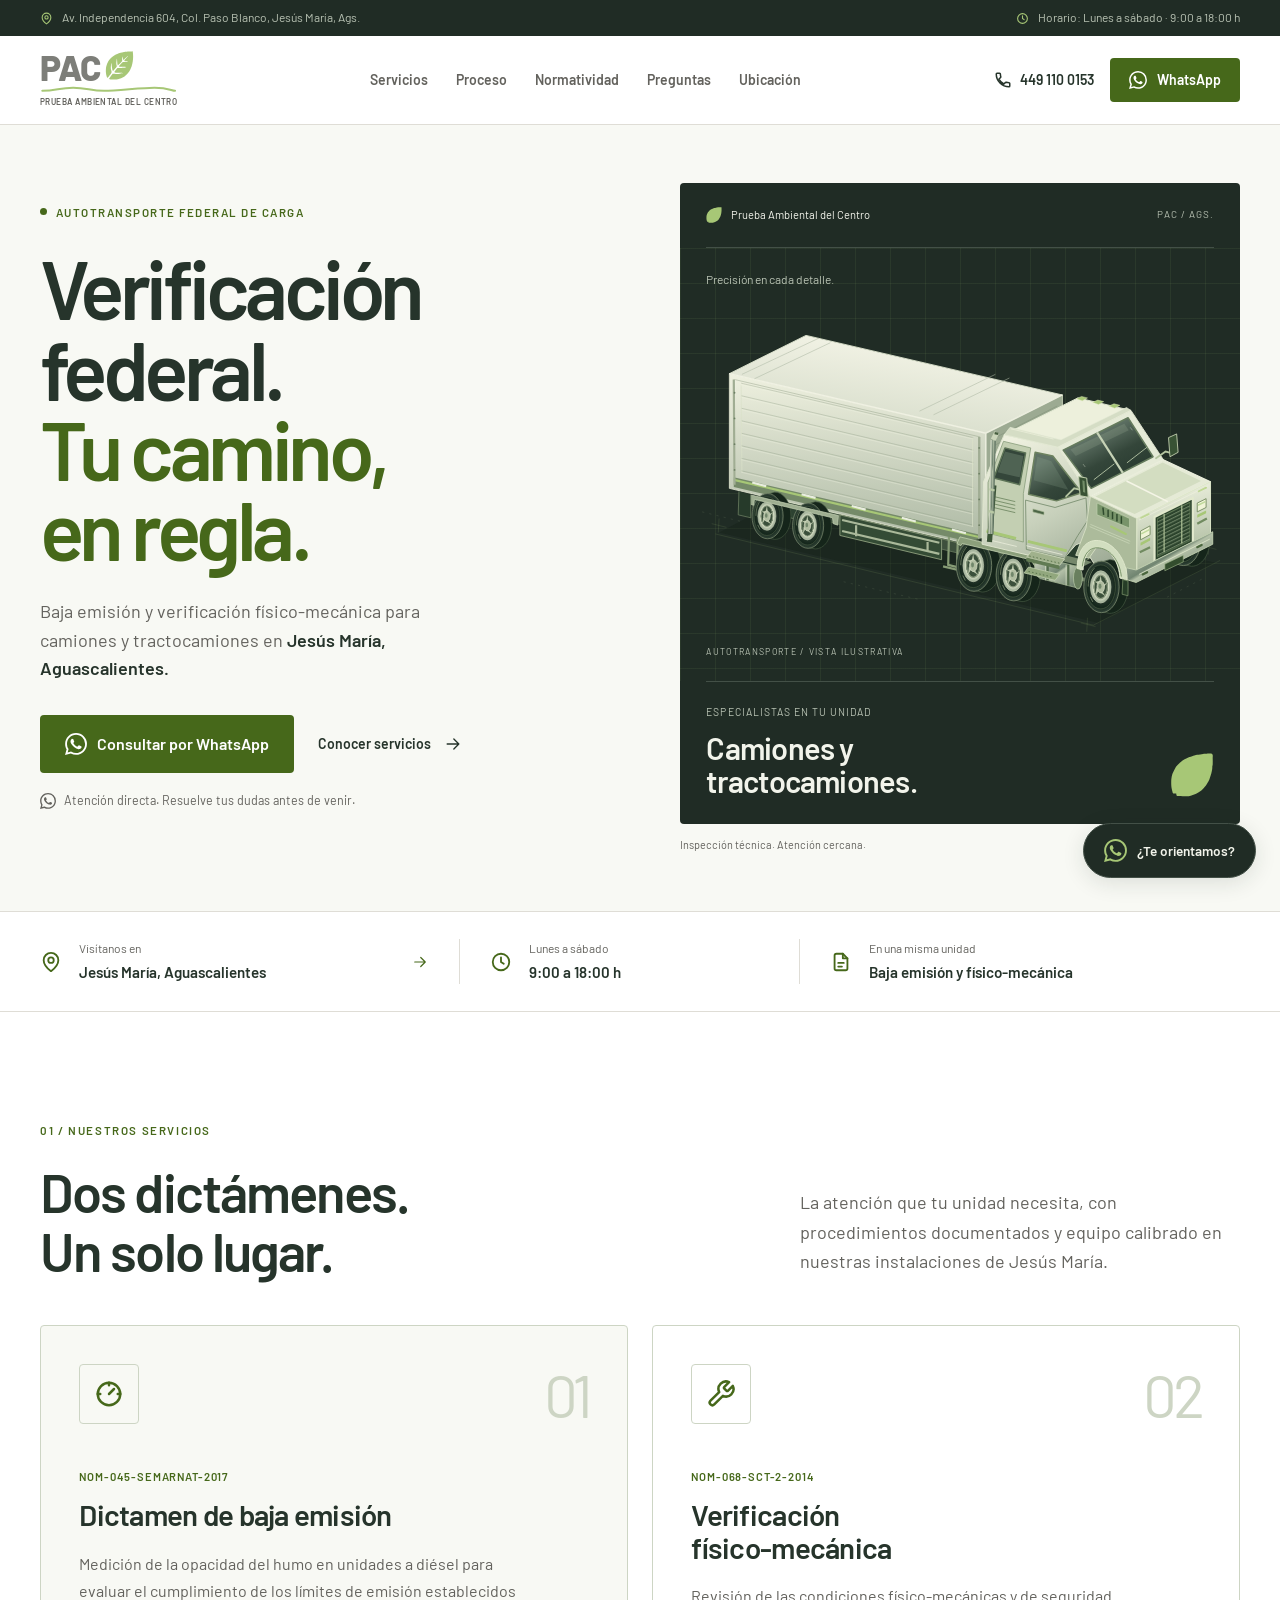
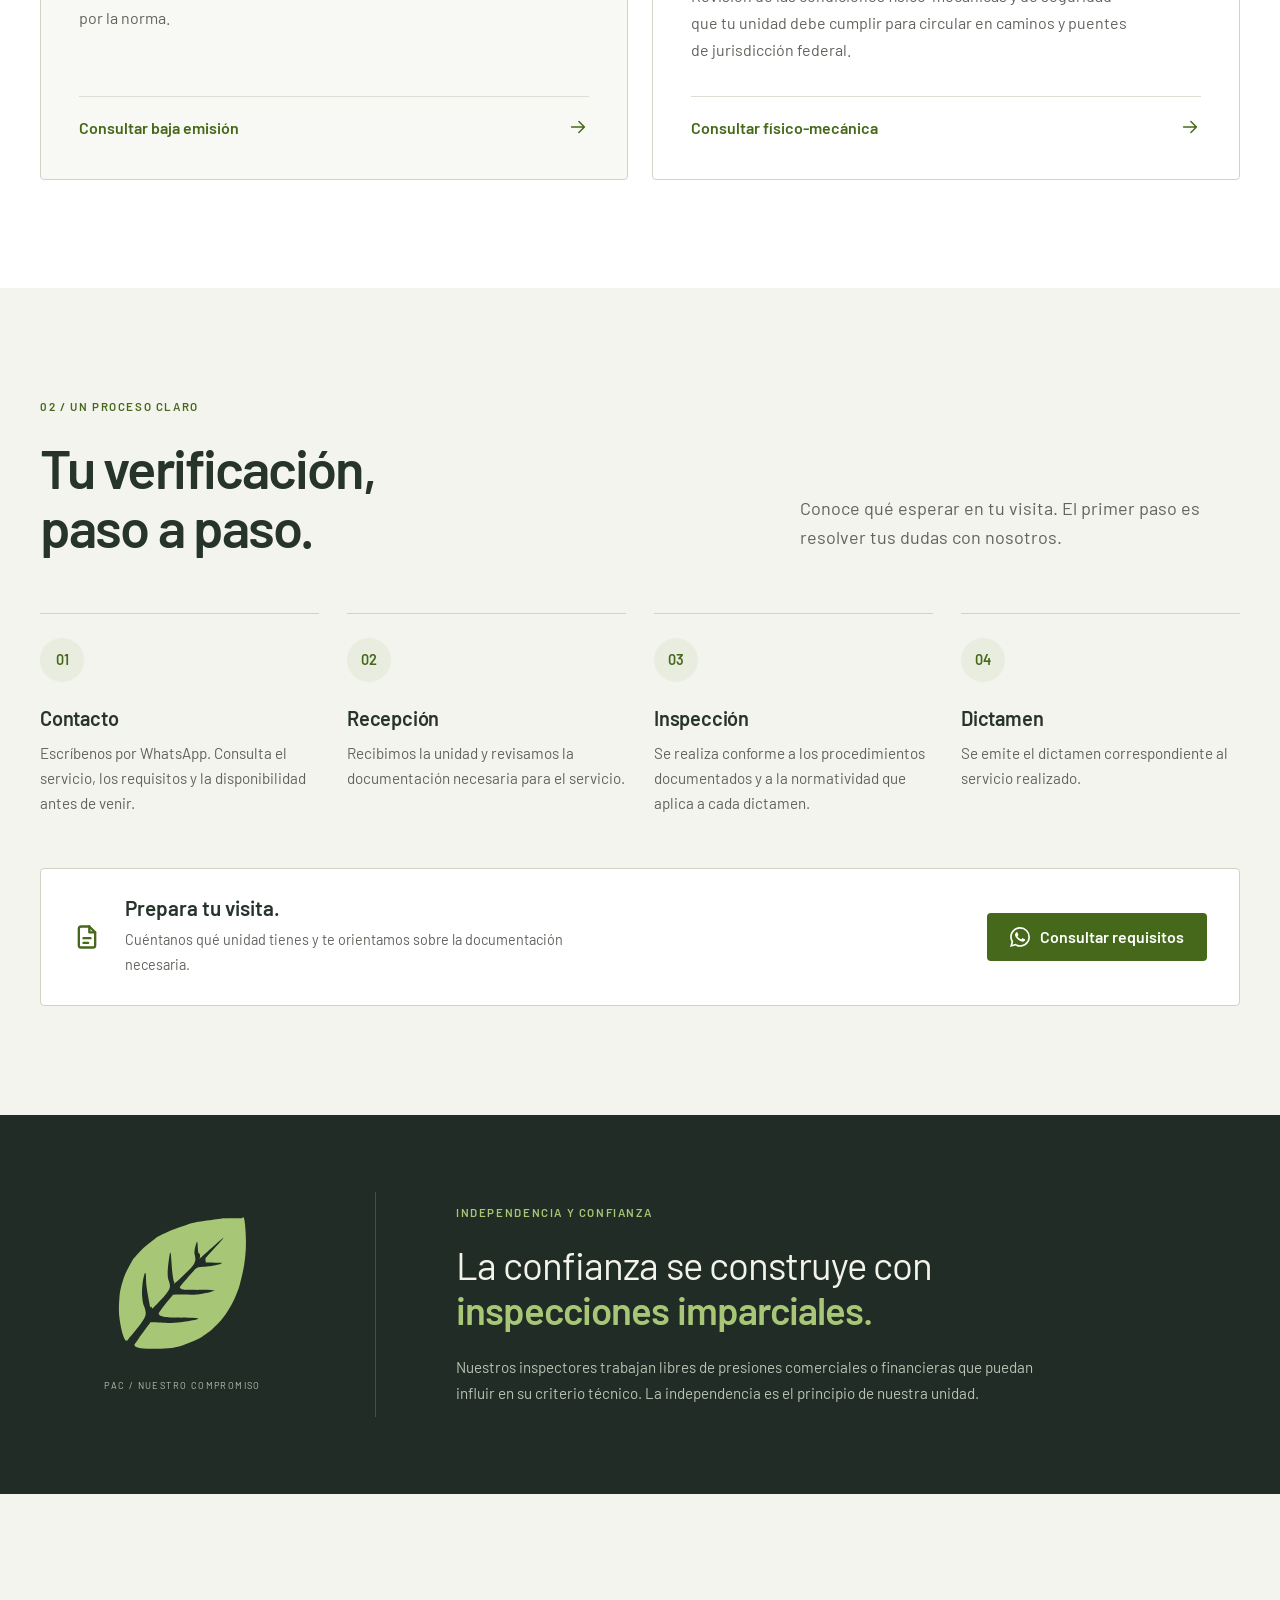
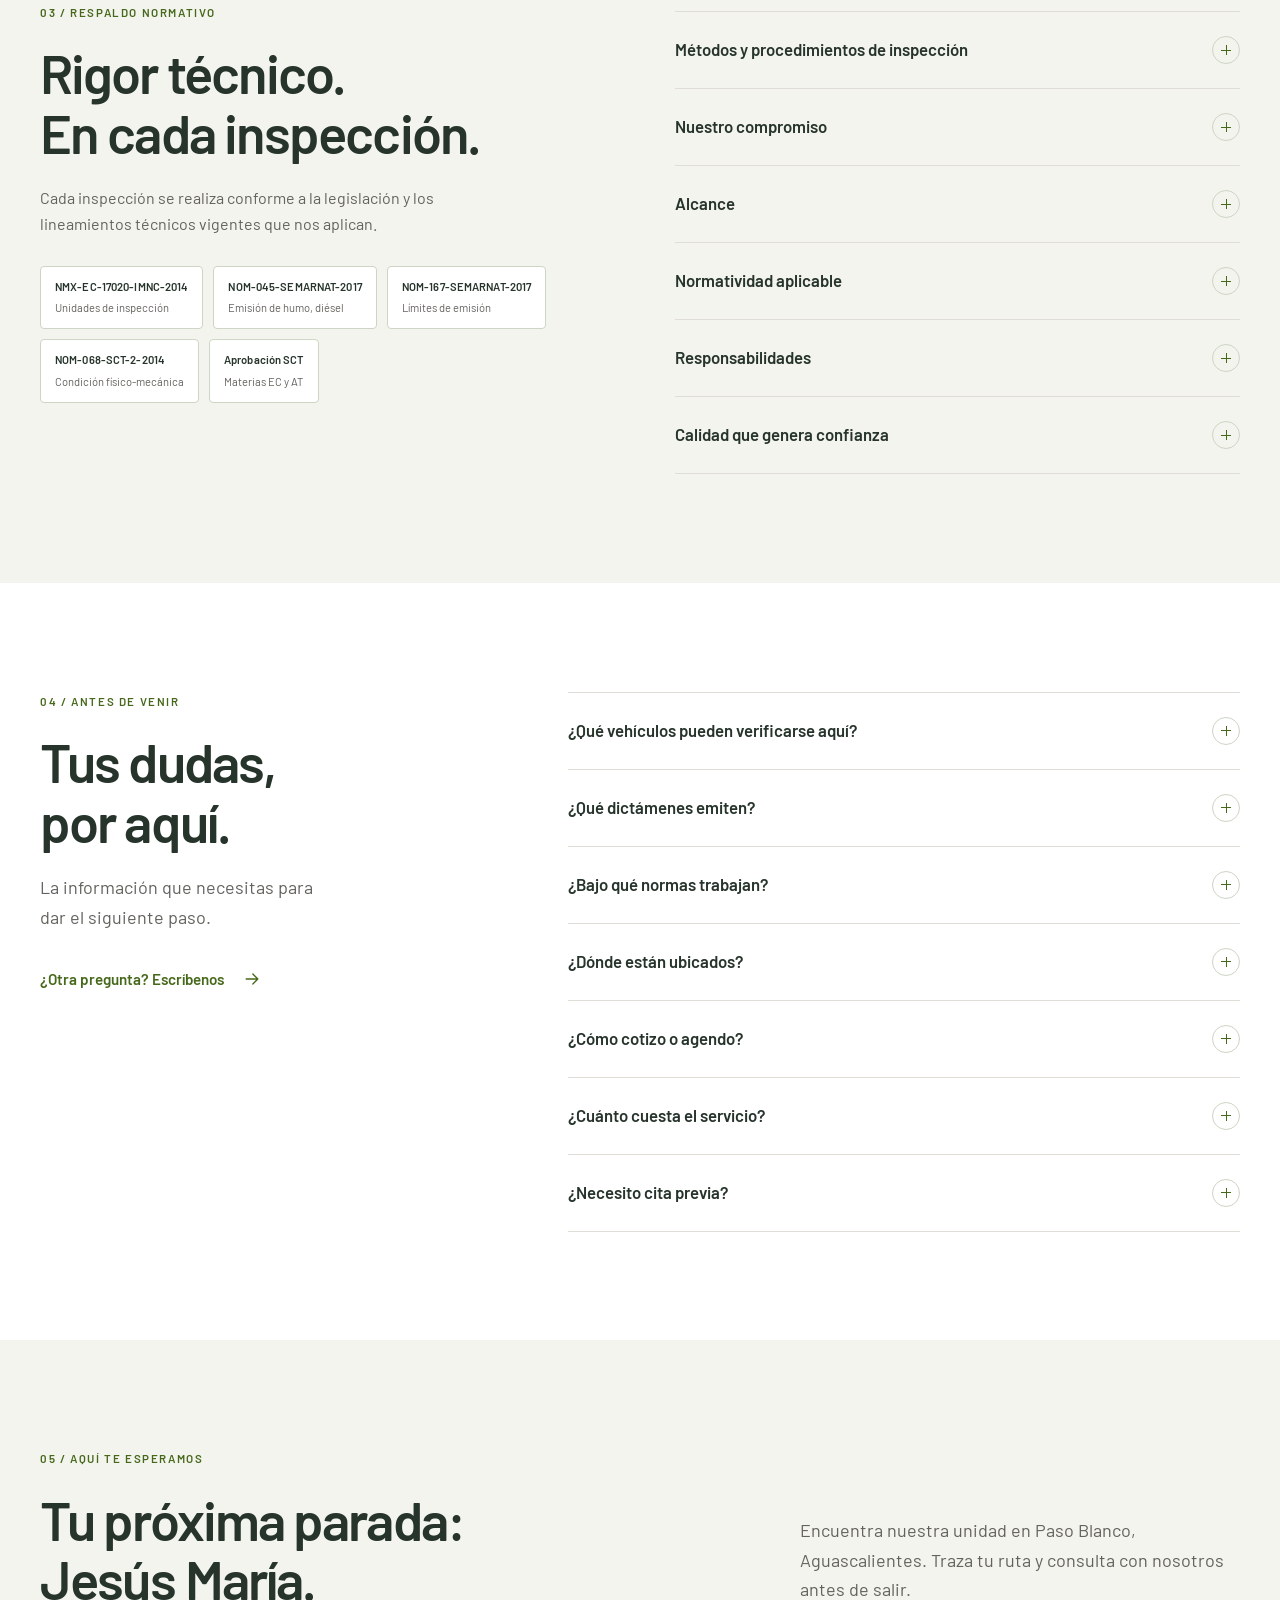
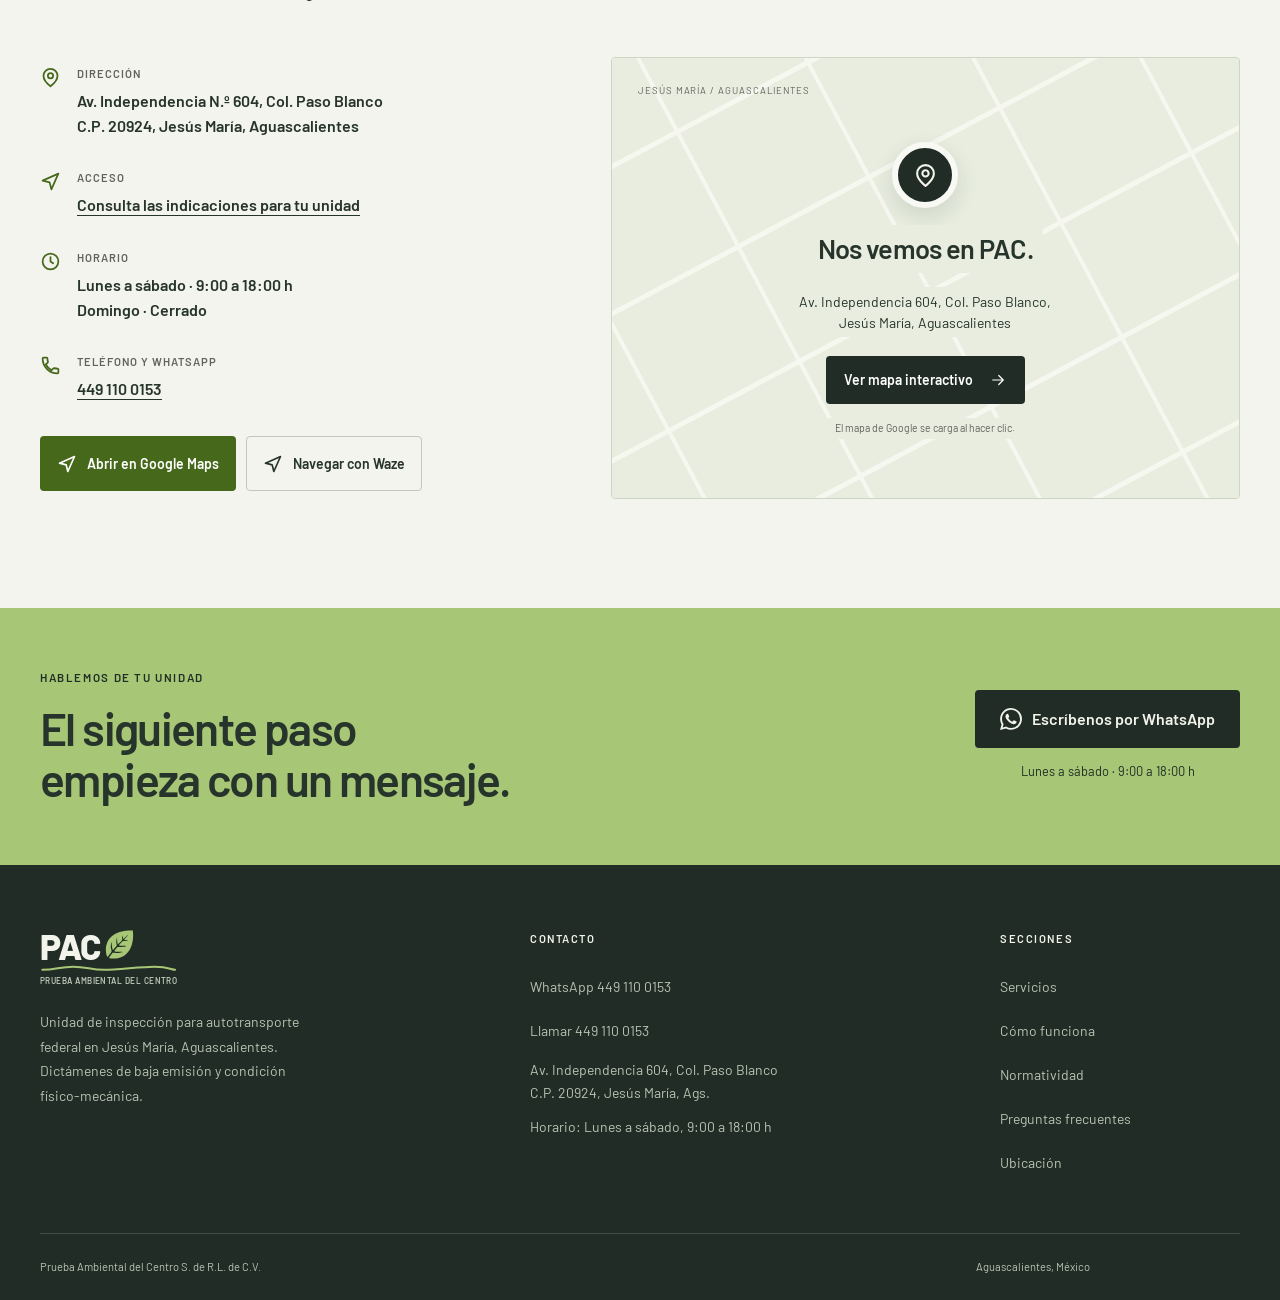
<file: index.html>
<!DOCTYPE html>
<html lang="es-MX">
<head>
<meta charset="UTF-8">
<meta name="viewport" content="width=device-width, initial-scale=1">

<!-- ===========================================================================
     SEO
     PENDIENTE: cambiar "https://EJEMPLO.mx" por el dominio real.
     Aparece 5 veces en este archivo (canonical, 2 en Open Graph, 2 en JSON-LD).
     =========================================================================== -->
<title>Verificación federal de camiones en Aguascalientes | PAC</title>
<meta name="description" content="Unidad de inspección acreditada en Jesús María, Aguascalientes. Dictamen de baja emisión y verificación físico-mecánica para camiones y tractocamiones.">
<link rel="canonical" href="https://EJEMPLO.mx/">

<meta property="og:type" content="website">
<meta property="og:locale" content="es_MX">
<meta property="og:site_name" content="PAC — Prueba Ambiental del Centro">
<meta property="og:title" content="Verificación federal de camiones en Aguascalientes | PAC">
<meta property="og:description" content="Dictamen de baja emisión y verificación físico-mecánica para autotransporte de carga. Jesús María, Aguascalientes.">
<meta property="og:url" content="https://EJEMPLO.mx/">
<!-- La tarjeta que se ve al pegar el link en WhatsApp o Facebook.
     Se genera desde og-plantilla.html (ahí está el cómo). -->
<meta property="og:image" content="https://EJEMPLO.mx/assets/img/og-pac.png">
<meta property="og:image:width" content="1200">
<meta property="og:image:height" content="630">
<meta property="og:image:alt" content="PAC — Prueba Ambiental del Centro. Verificación federal de camiones y tractocamiones en Jesús María, Aguascalientes.">
<meta name="twitter:card" content="summary_large_image">

<!-- ===========================================================================
     ÍCONOS DEL SITIO
     Se generan con el script del README a partir de la hoja del logo.
     - favicon.svg  → navegadores modernos (se ve nítido en cualquier tamaño)
     - favicon.ico  → navegadores viejos. Va en la raíz porque muchos lo piden
                      solos a /favicon.ico aunque no esté declarado aquí.
     - apple-touch  → cuando alguien guarda el sitio en la pantalla de un iPhone
     - manifest     → lo mismo en Android, y de paso el color de la barra
     =========================================================================== -->
<meta name="theme-color" content="#46681A">
<link rel="icon" href="assets/img/favicon.svg" type="image/svg+xml">
<link rel="icon" href="assets/img/favicon-32.png" sizes="32x32" type="image/png">
<link rel="apple-touch-icon" href="assets/img/apple-touch-icon.png">
<link rel="manifest" href="site.webmanifest">

<!-- Adelantamos la descarga de los dos pesos que se usan de inmediato (el texto
     normal y el de los titulares) para que la página no cambie de fuente a media
     carga. Los otros dos pesos se piden solos cuando hacen falta. -->
<link rel="preload" href="assets/fonts/barlow-400.woff2" as="font" type="font/woff2" crossorigin>
<link rel="preload" href="assets/fonts/barlow-600.woff2" as="font" type="font/woff2" crossorigin>

<link rel="stylesheet" href="assets/css/tokens.css?v=e82ca5cb">
<link rel="stylesheet" href="assets/css/styles.css?v=1d2a98eb">
</head>

<body>
<a class="saltar-contenido" href="#inicio">Saltar al contenido</a>

<!-- ===========================================================================
     ICONOS
     Se definen una sola vez y se reusan con <use>. Así el archivo pesa menos
     y si quieres cambiar un ícono, lo cambias en un solo lugar.
     =========================================================================== -->
<svg style="display:none" aria-hidden="true" focusable="false">
  <symbol id="i-wa" viewBox="0 0 24 24" fill="currentColor">
    <path d="M20.465 3.488A11.815 11.815 0 0 0 12.05 0C5.495 0 .16 5.335.157 11.892c0 2.096.547 4.142 1.588 5.945L.057 24l6.305-1.654a11.882 11.882 0 0 0 5.683 1.448h.005c6.554 0 11.89-5.335 11.893-11.893a11.821 11.821 0 0 0-3.478-8.413M12.05 21.785h-.004a9.87 9.87 0 0 1-5.031-1.378l-.361-.214-3.741.982.998-3.648-.235-.374a9.86 9.86 0 0 1-1.51-5.26c.001-5.45 4.436-9.884 9.888-9.884 2.64 0 5.122 1.03 6.988 2.898a9.825 9.825 0 0 1 2.893 6.994c-.003 5.45-4.437 9.884-9.885 9.884m5.421-7.403c-.297-.149-1.758-.867-2.03-.967-.273-.099-.471-.148-.67.15-.197.297-.767.966-.94 1.164-.173.199-.347.223-.644.075-.297-.15-1.255-.463-2.39-1.475-.883-.788-1.48-1.761-1.653-2.059-.173-.297-.018-.458.13-.606.134-.133.298-.347.446-.52.149-.174.198-.298.298-.497.099-.198.05-.371-.025-.52-.075-.149-.669-1.612-.916-2.207-.242-.579-.487-.5-.669-.51a12.8 12.8 0 0 0-.57-.01c-.198 0-.52.074-.792.372-.272.297-1.04 1.016-1.04 2.479 0 1.462 1.065 2.875 1.213 3.074.149.198 2.096 3.2 5.077 4.487.709.306 1.262.489 1.694.625.712.227 1.36.195 1.871.118.571-.085 1.758-.719 2.006-1.413.248-.694.248-1.289.173-1.413-.074-.124-.272-.198-.57-.347"/>
  </symbol>
  <symbol id="i-tel" viewBox="0 0 24 24" fill="none" stroke="currentColor" stroke-width="2" stroke-linecap="round" stroke-linejoin="round">
    <path d="M6.62 10.79c1.44 2.83 3.76 5.14 6.59 6.59l2.2-2.2c.27-.27.67-.36 1.02-.24 1.12.37 2.33.57 3.57.57a1 1 0 0 1 1 1V20a1 1 0 0 1-1 1A17 17 0 0 1 3 4a1 1 0 0 1 1-1h3.5a1 1 0 0 1 1 1c0 1.25.2 2.45.57 3.57.11.35.03.74-.25 1.02l-2.2 2.2z"/>
  </symbol>
  <symbol id="i-pin" viewBox="0 0 24 24" fill="none" stroke="currentColor" stroke-width="2" stroke-linecap="round" stroke-linejoin="round">
    <path d="M20 10c0 6-8 12-8 12s-8-6-8-12a8 8 0 0 1 16 0Z"/><circle cx="12" cy="10" r="3"/>
  </symbol>
  <symbol id="i-reloj" viewBox="0 0 24 24" fill="none" stroke="currentColor" stroke-width="2" stroke-linecap="round" stroke-linejoin="round">
    <circle cx="12" cy="12" r="9"/><path d="M12 7v5l3 2"/>
  </symbol>
  <symbol id="i-medidor" viewBox="0 0 24 24" fill="none" stroke="currentColor" stroke-width="2" stroke-linecap="round" stroke-linejoin="round">
    <circle cx="12" cy="12" r="9"/><path d="M12 12l4-4"/><path d="M12 3v2M21 12h-2M3 12h2"/>
  </symbol>
  <symbol id="i-llave" viewBox="0 0 24 24" fill="none" stroke="currentColor" stroke-width="2" stroke-linecap="round" stroke-linejoin="round">
    <path d="M14.7 6.3a1 1 0 0 0 0 1.4l1.6 1.6a1 1 0 0 0 1.4 0l3.77-3.77a6 6 0 0 1-7.94 7.94l-6.91 6.91a2.12 2.12 0 0 1-3-3l6.91-6.91a6 6 0 0 1 7.94-7.94l-3.76 3.76z"/>
  </symbol>
  <symbol id="i-doc" viewBox="0 0 24 24" fill="none" stroke="currentColor" stroke-width="2" stroke-linecap="round" stroke-linejoin="round">
    <path d="M14 3H7a2 2 0 0 0-2 2v14a2 2 0 0 0 2 2h10a2 2 0 0 0 2-2V8z"/><path d="M14 3v5h5"/><path d="M9 13h6M9 17h4"/>
  </symbol>
  <symbol id="i-ruta" viewBox="0 0 24 24" fill="none" stroke="currentColor" stroke-width="2" stroke-linecap="round" stroke-linejoin="round">
    <path d="M3 11l18-8-8 18-2-8-8-2Z"/>
  </symbol>
  <symbol id="i-flecha" viewBox="0 0 24 24" fill="none" stroke="currentColor" stroke-width="1.6" stroke-linecap="round" stroke-linejoin="round">
    <path d="M5 12h14M13 6l6 6-6 6"/>
  </symbol>
  <symbol id="i-check" viewBox="0 0 24 24" fill="none" stroke="currentColor" stroke-width="1.7" stroke-linecap="round" stroke-linejoin="round">
    <path d="m5 12 4 4L19 6"/>
  </symbol>
  <!-- La hoja del logo, maciza y sin nervaduras. Es la misma silueta que
       assets/img/isotipo-pac.svg (mismo viewBox, se pueden intercambiar), pero
       a 16-21 px las nervaduras se cierran y ensucian: aquí va la versión sólida. -->
  <symbol id="i-hoja" viewBox="0 0 120 120" fill="currentColor">
    <path d="M97.4 2.1C101.5 2.2 111.6 0.4 114.8 2.5C117.9 4.6 116.2 9.7 116.4 14.7C116.7 19.7 116.6 29 116.4 32.4C116.3 35.7 115.8 33 115.6 34.9C115.3 36.8 115.6 40.3 115.1 43.8C114.6 47.3 113.9 51.6 112.6 56.2C111.4 60.8 109.2 67.1 107.6 71.3C105.9 75.5 104.2 78.4 102.5 81.4C100.8 84.4 99.7 86.2 97.5 89.1C95.2 92 91.5 96.1 88.9 98.8C86.2 101.4 84.9 102.7 81.4 105C77.9 107.3 72 110.6 67.8 112.5C63.6 114.3 60.4 115.4 56.5 116.3C52.5 117.2 49.6 117.8 43.9 118C38.1 118.2 26 117.9 21.9 117.6C17.7 117.4 19.8 117 19 116.5C18.2 116.1 17.6 115.8 17.3 114.8C16.9 113.8 18 111.3 16.6 110.5C15.2 109.7 10.6 111.3 8.9 110.2C7.1 109 7 107 6.2 103.6C5.3 100.2 4.1 95 3.6 89.7C3.2 84.3 3.2 76.7 3.6 71.5C4 66.4 5.3 62 6.1 58.8C6.9 55.6 7.1 55.5 8.6 52.3C10.1 49.2 13.2 43 14.9 40C16.6 37.1 16.8 36.9 18.9 34.7C20.9 32.4 24.5 28.8 26.9 26.6C29.3 24.4 31.3 22.9 33.4 21.3C35.6 19.8 37.1 18.7 39.9 17.2C42.6 15.8 46 14 49.9 12.4C53.9 10.8 59.6 8.7 63.6 7.4C67.5 6.2 69.3 5.7 73.7 4.9C78.2 4 86.2 2.8 90.1 2.4C94.1 1.9 93.2 2.1 97.4 2.1Z"/>
  </symbol>
</svg>


<!-- ===========================================================================
     BARRA SUPERIOR — ubicación y horario
     No es fija: se va con el scroll. El header de abajo sí se queda pegado.
     =========================================================================== -->
<div class="topbar">
  <div class="contenedor topbar__interior">
    <a class="topbar__item" href="#ubicacion">
      <svg aria-hidden="true"><use href="#i-pin"/></svg>
      <span class="topbar__largo">Av. Independencia 604, Col. Paso Blanco, Jesús María, Ags.</span>
      <span class="topbar__corto">Jesús María, Ags. — Ver ubicación</span>
    </a>

    <span class="topbar__sep" aria-hidden="true"></span>

    <span class="topbar__item topbar__horario">
      <svg aria-hidden="true"><use href="#i-reloj"/></svg>
      Horario: Lunes a sábado · 9:00 a 18:00 h
    </span>
  </div>
</div>


<!-- ===========================================================================
     HEADER FIJO
     =========================================================================== -->
<header class="header">
  <div class="contenedor header__interior">

    <!-- El logo original se conserva en assets/img/logo-pac-original.png. -->
    <a class="logo" href="#inicio" aria-label="PAC — Prueba Ambiental del Centro, inicio">
      <span class="logo__lockup">
        <span class="logo__nombre">PAC</span>
        <img class="logo__hoja" src="assets/img/isotipo-pac.svg" alt="" width="21" height="21">
      </span>
      <svg class="logo__onda" viewBox="0 0 120 8" fill="none"
           preserveAspectRatio="none" aria-hidden="true">
        <path d="M2 5.5C14 5.5 17 2 29 2s15 3.5 27 3.5S88 2 100 2s15 3.5 18 3.5"
              stroke="currentColor" stroke-width="2" stroke-linecap="round"
              vector-effect="non-scaling-stroke"/>
      </svg>
      <span class="logo__bajada">Prueba Ambiental del Centro</span>
    </a>

    <nav class="nav" aria-label="Secciones del sitio">
      <a href="#servicios">Servicios</a>
      <a href="#proceso">Proceso</a>
      <a href="#normatividad">Normatividad</a>
      <a href="#preguntas">Preguntas</a>
      <a href="#ubicacion">Ubicación</a>
    </nav>

    <div class="header__acciones">
      <a class="header__tel" href="tel:+524491100153">
        <svg width="18" height="18" aria-hidden="true"><use href="#i-tel"/></svg>
        449 110 0153
      </a>
      <a class="boton boton--principal boton--sm"
         href="https://wa.me/524491100153?text=Hola%2C%20vengo%20de%20su%20p%C3%A1gina%20web%20y%20quisiera%20m%C3%A1s%20informaci%C3%B3n"
         target="_blank" rel="noopener">
        <svg width="18" height="18" aria-hidden="true"><use href="#i-wa"/></svg>
        WhatsApp
      </a>

      <!-- Menú de secciones para móvil y tablet. En escritorio se oculta
           porque ahí ya están los enlaces en la barra de navegación. -->
      <details class="menu" data-menu>
        <summary aria-label="Abrir menú de secciones">
          <svg class="menu__abrir" width="22" height="22" viewBox="0 0 24 24" fill="none"
               stroke="currentColor" stroke-width="2" stroke-linecap="round" aria-hidden="true">
            <path d="M4 7h16M4 12h16M4 17h16"/>
          </svg>
          <svg class="menu__cerrar" width="22" height="22" viewBox="0 0 24 24" fill="none"
               stroke="currentColor" stroke-width="2" stroke-linecap="round" aria-hidden="true">
            <path d="M6 6l12 12M18 6L6 18"/>
          </svg>
        </summary>
        <nav class="menu__panel" aria-label="Secciones del sitio">
          <a href="#servicios">Servicios</a>
          <a href="#proceso">Cómo funciona</a>
          <a href="#normatividad">Normatividad</a>
          <a href="#preguntas">Preguntas frecuentes</a>
          <a href="#ubicacion">Ubicación y mapa</a>
          <hr>
          <a class="menu__tel" href="tel:+524491100153">Llamar 449 110 0153</a>
        </nav>
      </details>
    </div>

  </div>
</header>


<main id="inicio" tabindex="-1">

<!-- ===========================================================================
     HERO
     =========================================================================== -->
<section class="hero">
  <div class="contenedor hero__grid">

    <div class="hero__contenido">
      <p class="hero__eyebrow">
        <span aria-hidden="true"></span>
        Autotransporte federal de carga
      </p>

      <h1 class="hero__titulo">
        Verificación federal.<br><em>Tu camino,<br> en regla.</em>
      </h1>

      <p class="hero__sub">
        Baja emisión y verificación físico-mecánica para camiones y
        tractocamiones en <strong>Jesús María, Aguascalientes.</strong>
      </p>

      <div class="hero__acciones">
        <a class="boton boton--principal boton--grande"
           href="https://wa.me/524491100153?text=Hola%2C%20vengo%20de%20su%20p%C3%A1gina%20web%20y%20quisiera%20m%C3%A1s%20informaci%C3%B3n"
           target="_blank" rel="noopener">
          <svg width="22" height="22" aria-hidden="true"><use href="#i-wa"/></svg>
          Consultar por WhatsApp
        </a>
        <a class="enlace-flecha" href="#servicios">
          Conocer servicios
          <svg width="20" height="20" aria-hidden="true"><use href="#i-flecha"/></svg>
        </a>
      </div>

      <p class="hero__nota"><svg width="16" height="16" aria-hidden="true"><use href="#i-wa"/></svg> Atención directa. Resuelve tus dudas antes de venir.</p>
    </div>

    <div class="hero__visual">
      <div class="lamina">
        <div class="lamina__cabecera"><span><svg width="16" height="16" aria-hidden="true"><use href="#i-hoja"/></svg> Prueba Ambiental del Centro</span><span class="lamina__folio" aria-hidden="true">PAC / AGS.</span></div>
        <div class="lamina__dibujo">
          <span class="lamina__rotulo" aria-hidden="true">Precisión en cada detalle.</span>
          <img src="assets/img/tractocamion-tecnico.svg" width="760" height="480" alt="Ilustración técnica de un camión de carga" fetchpriority="high">
          <span class="lamina__referencia" aria-hidden="true">AUTOTRANSPORTE / VISTA ILUSTRATIVA</span>
        </div>
        <div class="lamina__pie"><div><span class="lamina__etiqueta">Especialistas en tu unidad</span><p>Camiones y<br> tractocamiones.</p></div><svg width="44" height="44" aria-hidden="true"><use href="#i-hoja"/></svg></div>
      </div>
      <div class="hero__pie-visual"><span>Inspección técnica. Atención cercana.</span><span aria-hidden="true">01 — 02</span></div>
    </div>

  </div>
</section>


<div class="datos-rapidos">
  <div class="contenedor datos-rapidos__grid">
    <a class="datos-rapidos__item" href="#ubicacion"><svg aria-hidden="true"><use href="#i-pin"/></svg><div><span>Visítanos en</span><strong>Jesús María, Aguascalientes</strong></div><svg class="datos-rapidos__flecha" aria-hidden="true"><use href="#i-flecha"/></svg></a>
    <div class="datos-rapidos__item"><svg aria-hidden="true"><use href="#i-reloj"/></svg><div><span>Lunes a sábado</span><strong>9:00 a 18:00 h</strong></div></div>
    <div class="datos-rapidos__item"><svg aria-hidden="true"><use href="#i-doc"/></svg><div><span>En una misma unidad</span><strong>Baja emisión y físico-mecánica</strong></div></div>
  </div>
</div>

<!-- ===========================================================================
     SERVICIOS
     =========================================================================== -->
<section class="seccion" id="servicios">
  <div class="contenedor">

    <div class="seccion__cabecera">
      <div><p class="seccion__etiqueta revelar">01 / Nuestros servicios</p>
      <h2 class="seccion__titulo revelar">Dos dictámenes.<br>Un solo lugar.</h2></div>
      <p class="seccion__intro revelar">La atención que tu unidad necesita, con procedimientos documentados y equipo calibrado en nuestras instalaciones de Jesús María.</p>
    </div>

    <div class="servicios__grid">

      <article class="servicio revelar">
        <div class="servicio__cabecera"><div class="servicio__icono"><svg aria-hidden="true"><use href="#i-medidor"/></svg></div><span class="servicio__numero" aria-hidden="true">01</span></div>
        <p class="servicio__norma">NOM-045-SEMARNAT-2017</p>
        <h3 class="servicio__titulo">Dictamen de baja emisión</h3>
        <p class="servicio__texto">
          Medición de la opacidad del humo en unidades a diésel para evaluar
          el cumplimiento de los límites de emisión establecidos por la norma.
        </p>
        <div class="servicio__accion">
          <a class="enlace-flecha"
             href="https://wa.me/524491100153?text=Hola%2C%20quisiera%20informaci%C3%B3n%20sobre%20el%20dictamen%20de%20baja%20emisi%C3%B3n"
             target="_blank" rel="noopener">Consultar baja emisión <svg width="22" height="22" aria-hidden="true"><use href="#i-flecha"/></svg></a>
        </div>
      </article>

      <article class="servicio revelar">
        <div class="servicio__cabecera"><div class="servicio__icono"><svg aria-hidden="true"><use href="#i-llave"/></svg></div><span class="servicio__numero" aria-hidden="true">02</span></div>
        <p class="servicio__norma">NOM-068-SCT-2-2014</p>
        <h3 class="servicio__titulo">Verificación físico-mecánica</h3>
        <p class="servicio__texto">
          Revisión de las condiciones físico-mecánicas y de seguridad que tu unidad
          debe cumplir para circular en caminos y puentes de jurisdicción federal.
        </p>
        <div class="servicio__accion">
          <a class="enlace-flecha"
             href="https://wa.me/524491100153?text=Hola%2C%20quisiera%20informaci%C3%B3n%20sobre%20la%20verificaci%C3%B3n%20f%C3%ADsico-mec%C3%A1nica"
             target="_blank" rel="noopener">Consultar físico-mecánica <svg width="22" height="22" aria-hidden="true"><use href="#i-flecha"/></svg></a>
        </div>
      </article>

    </div>
  </div>
</section>


<!-- ===========================================================================
     PROCESO — qué esperar al llegar
     =========================================================================== -->
<section class="seccion seccion--alt" id="proceso">
  <div class="contenedor">

    <div class="seccion__cabecera"><div>
    <p class="seccion__etiqueta revelar">02 / Un proceso claro</p>
    <h2 class="seccion__titulo revelar">Tu verificación,<br>paso a paso.</h2>
    </div><p class="seccion__intro revelar">Conoce qué esperar en tu visita. El primer paso es resolver tus dudas con nosotros.</p></div>

    <div class="pasos">
      <article class="paso revelar">
        <h3 class="paso__titulo">Contacto</h3>
        <p class="paso__texto">Escríbenos por WhatsApp. Consulta el servicio, los requisitos y la disponibilidad antes de venir.</p>
      </article>
      <article class="paso revelar">
        <h3 class="paso__titulo">Recepción</h3>
        <p class="paso__texto">Recibimos la unidad y revisamos la documentación necesaria para el servicio.</p>
      </article>
      <article class="paso revelar">
        <h3 class="paso__titulo">Inspección</h3>
        <p class="paso__texto">Se realiza conforme a los procedimientos documentados y a la normatividad que aplica a cada dictamen.</p>
      </article>
      <article class="paso revelar">
        <h3 class="paso__titulo">Dictamen</h3>
        <p class="paso__texto">Se emite el dictamen correspondiente al servicio realizado.</p>
      </article>
    </div>

    <!-- Requisitos: mientras no tengamos la lista, el bloque convierte la duda
         en un mensaje de WhatsApp en lugar de dejar el hueco vacío. -->
    <div class="requisitos revelar">
      <div class="requisitos__icono"><svg width="28" height="28" aria-hidden="true"><use href="#i-doc"/></svg></div>
      <div class="requisitos__contenido">
        <h3>Prepara tu visita.</h3>
        <!-- PENDIENTE: lista real de requisitos y documentos. -->
        <p class="servicio__texto">
          Cuéntanos qué unidad tienes y te orientamos sobre la documentación necesaria.
        </p>
      </div>
      <a class="boton boton--principal"
         href="https://wa.me/524491100153?text=Hola%2C%20quisiera%20saber%20qu%C3%A9%20documentos%20necesito%20para%20verificar%20mi%20unidad"
         target="_blank" rel="noopener">
        <svg width="20" height="20" aria-hidden="true"><use href="#i-wa"/></svg>
        Consultar requisitos
      </a>
    </div>

  </div>
</section>


<!-- ===========================================================================
     COMPROMISO — imparcialidad
     =========================================================================== -->
<section class="seccion" id="compromiso">
  <div class="contenedor compromiso__grid">
    <div class="compromiso__marca" aria-hidden="true"><img src="assets/img/isotipo-pac.svg" alt="" width="170" height="170"><span>PAC / NUESTRO COMPROMISO</span></div>
    <blockquote class="cita revelar">
      <p class="seccion__etiqueta">Independencia y confianza</p>
      <p class="cita__texto">
        La confianza se construye con <strong>inspecciones imparciales.</strong>
      </p>
      <footer class="cita__pie">Nuestros inspectores trabajan libres de presiones comerciales o financieras que puedan influir en su criterio técnico. La independencia es el principio de nuestra unidad.</footer>
      <svg class="onda onda--centrada" viewBox="0 0 220 26" fill="none" aria-hidden="true">
        <defs>
          <linearGradient id="fadeOnda1" x1="0" x2="1">
            <stop offset="0" stop-color="currentColor" stop-opacity="0"/>
            <stop offset="0.18" stop-color="currentColor" stop-opacity="1"/>
            <stop offset="0.82" stop-color="currentColor" stop-opacity="1"/>
            <stop offset="1" stop-color="currentColor" stop-opacity="0"/>
          </linearGradient>
        </defs>
        <path d="M4 17C22 17 26 7 44 7s22 10 40 10 22-10 40-10 22 10 40 10 22-10 40-10"
              stroke="url(#fadeOnda1)" stroke-width="3.5" stroke-linecap="round"/>
      </svg>
    </blockquote>
  </div>
</section>


<!-- ===========================================================================
     NORMATIVIDAD
     Los badges se ven de un vistazo; el texto legal completo va colapsado.
     El contenido de los acordeones es textual del cliente, sin reescribir.
     =========================================================================== -->
<section class="seccion seccion--alt" id="normatividad">
  <div class="contenedor">

    <div class="acreditacion">
      <p class="seccion__etiqueta revelar">03 / Respaldo normativo</p>
      <h2 class="seccion__titulo revelar">Rigor técnico.<br>En cada inspección.</h2>
      <p class="seccion__intro revelar">
        Cada inspección se realiza conforme a la legislación y los lineamientos
        técnicos vigentes que nos aplican.
      </p>

      <div class="acreditacion__badges revelar">
        <span class="badge">
          <span class="badge__codigo">NMX-EC-17020-IMNC-2014</span>
          <span class="badge__que">Unidades de inspección</span>
        </span>
        <span class="badge">
          <span class="badge__codigo">NOM-045-SEMARNAT-2017</span>
          <span class="badge__que">Emisión de humo, diésel</span>
        </span>
        <span class="badge">
          <span class="badge__codigo">NOM-167-SEMARNAT-2017</span>
          <span class="badge__que">Límites de emisión</span>
        </span>
        <span class="badge">
          <span class="badge__codigo">NOM-068-SCT-2-2014</span>
          <span class="badge__que">Condición físico-mecánica</span>
        </span>
        <span class="badge">
          <!-- PENDIENTE: confirmar si ya es "SICT" y si hay número de aprobación. -->
          <span class="badge__codigo">Aprobación SCT</span>
          <span class="badge__que">Materias EC y AT</span>
        </span>
      </div>
    </div>

    <div class="acordeon acordeon--normas revelar">

      <details>
        <summary>Métodos y procedimientos de inspección</summary>
        <div class="acordeon__cuerpo">
          <p>En Prueba Ambiental del Centro S.R.L. de C.V., nuestros procesos de inspección
          se desarrollan bajo procedimientos documentados que garantizan la objetividad,
          imparcialidad y confiabilidad de cada evaluación realizada. Trabajamos con
          estricto apego a la normatividad vigente para asegurar que cada inspección se
          lleve a cabo con transparencia, precisión y los más altos estándares de calidad.</p>
        </div>
      </details>

      <details>
        <summary>Nuestro compromiso</summary>
        <div class="acordeon__cuerpo">
          <p>La independencia de nuestros inspectores es un principio fundamental de nuestra
          organización. Todo el personal de la Unidad de Inspección desempeña sus funciones
          libre de cualquier presión comercial, financiera o de cualquier otra índole que
          pudiera influir en su criterio técnico o afectar los resultados de una inspección.
          Este compromiso nos permite ofrecer servicios imparciales, confiables y respaldados
          por un sólido Sistema de Gestión de la Calidad.</p>
        </div>
      </details>

      <details>
        <summary>Alcance</summary>
        <div class="acordeon__cuerpo">
          <p>Nuestros métodos y procedimientos aplican a todo el personal involucrado en las
          actividades de la Unidad de Inspección, asegurando una actuación uniforme,
          consistente y alineada con los estándares de calidad establecidos por la empresa.</p>
        </div>
      </details>

      <details>
        <summary>Normatividad aplicable</summary>
        <div class="acordeon__cuerpo">
          <p>Todos nuestros procesos de inspección se realizan conforme a la legislación y los
          lineamientos técnicos vigentes, entre ellos:</p>
          <ul class="lista-normas">
            <li>NMX-EC-17020-IMNC-2014</li>
            <li>Manual de Calidad (MC)</li>
            <li>NOM-068-SCT-2-2014</li>
            <li>NOM-045-SEMARNAT-2017</li>
            <li>NOM-167-SEMARNAT-2017</li>
            <li>Aprobación de la SCT para la materia de EC</li>
            <li>Aprobación de la SCT para la materia de AT</li>
            <li>Procedimientos internos PRO-01 y PRO-11</li>
          </ul>
          <p>El cumplimiento de este marco normativo garantiza que cada inspección se realice
          con criterios técnicos sólidos, consistentes y reconocidos oficialmente.</p>
        </div>
      </details>

      <details>
        <summary>Responsabilidades</summary>
        <div class="acordeon__cuerpo">
          <p><strong>Gerente Técnico.</strong> Es responsable de implementar, supervisar y
          verificar el cumplimiento de los procedimientos de inspección, asegurando que todo
          el personal los aplique correctamente en cada servicio realizado.</p>
          <p><strong>Coordinador del Sistema de Gestión de la Calidad.</strong> Tiene la
          responsabilidad de revisar y actualizar los procedimientos cuando sea necesario, ya
          sea por mejoras internas del sistema, cambios en la normatividad o nuevos
          requerimientos de la Unidad de Inspección. Este proceso de mejora continua nos
          permite mantener nuestros servicios actualizados y en cumplimiento permanente con
          las disposiciones aplicables.</p>
        </div>
      </details>

      <details>
        <summary>Calidad que genera confianza</summary>
        <div class="acordeon__cuerpo">
          <p>La calidad de nuestras inspecciones se sustenta en procedimientos claramente
          definidos, personal técnicamente competente y un compromiso permanente con la
          imparcialidad. Cada proceso es ejecutado bajo estándares que garantizan resultados
          confiables, transparentes y acordes con los requisitos legales y técnicos aplicables.</p>
        </div>
      </details>

    </div>
  </div>
</section>


<!-- ===========================================================================
     PREGUNTAS FRECUENTES
     Las respuestas que sí tenemos confirmadas van también en el JSON-LD del
     final, para que Google pueda mostrarlas directo en los resultados.
     =========================================================================== -->
<section class="seccion" id="preguntas">
  <div class="contenedor preguntas__grid">

    <div class="preguntas__intro">
      <p class="seccion__etiqueta revelar">04 / Antes de venir</p>
      <h2 class="seccion__titulo revelar">Tus dudas,<br>por aquí.</h2>
      <p class="seccion__intro revelar">La información que necesitas para dar el siguiente paso.</p>
      <a class="enlace-flecha preguntas__contacto" href="https://wa.me/524491100153?text=Hola%2C%20tengo%20una%20duda%20sobre%20la%20verificaci%C3%B3n%20de%20mi%20unidad" target="_blank" rel="noopener">¿Otra pregunta? Escríbenos <svg width="20" height="20" aria-hidden="true"><use href="#i-flecha"/></svg></a>
    </div>

    <div class="acordeon revelar">

      <details>
        <summary>¿Qué vehículos pueden verificarse aquí?</summary>
        <div class="acordeon__cuerpo">
          <p>Atendemos camiones, tractocamiones y unidades de autotransporte federal de carga.</p>
        </div>
      </details>

      <details>
        <summary>¿Qué dictámenes emiten?</summary>
        <div class="acordeon__cuerpo">
          <p>Dictamen de baja emisión y dictamen de condición físico-mecánica. Los dos se
          realizan en la misma unidad, en Jesús María.</p>
        </div>
      </details>

      <details>
        <summary>¿Bajo qué normas trabajan?</summary>
        <div class="acordeon__cuerpo">
          <p>Bajo la NMX-EC-17020-IMNC-2014, la NOM-045-SEMARNAT-2017, la
          NOM-167-SEMARNAT-2017 y la NOM-068-SCT-2-2014, además de la aprobación de la SCT
          para las materias de EC y AT.</p>
        </div>
      </details>

      <details>
        <summary>¿Dónde están ubicados?</summary>
        <div class="acordeon__cuerpo">
          <p>En Av. Independencia 604, Col. Paso Blanco, C.P. 20924, Jesús María,
          Aguascalientes. Puedes <a href="#ubicacion">ver el mapa y trazar la ruta</a>.</p>
        </div>
      </details>

      <details>
        <summary>¿Cómo cotizo o agendo?</summary>
        <div class="acordeon__cuerpo">
          <p>Por <a href="https://wa.me/524491100153?text=Hola%2C%20quisiera%20cotizar%20una%20verificaci%C3%B3n" target="_blank" rel="noopener">WhatsApp al 449 110 0153</a>. Mándanos los datos de tu
          unidad y el servicio que necesitas.</p>
        </div>
      </details>

      <details>
        <summary>¿Cuánto cuesta el servicio?</summary>
        <div class="acordeon__cuerpo">
          <!-- PENDIENTE: precios o rango. Mientras, se deriva a WhatsApp. -->
          <p>Consulta el costo según tu unidad y el dictamen que necesitas.
          <a href="https://wa.me/524491100153?text=Hola%2C%20quisiera%20consultar%20el%20costo%20de%20una%20verificaci%C3%B3n" target="_blank" rel="noopener">Solicita tu cotización por WhatsApp.</a></p>
        </div>
      </details>

      <details>
        <summary>¿Necesito cita previa?</summary>
        <div class="acordeon__cuerpo">
          <!-- PENDIENTE: confirmar si trabajan con cita o por orden de llegada. -->
          <p>Te recomendamos <a href="https://wa.me/524491100153?text=Hola%2C%20quisiera%20consultar%20la%20disponibilidad%20para%20llevar%20mi%20unidad" target="_blank" rel="noopener">consultar la disponibilidad por WhatsApp</a> antes de venir. Así podemos orientarte para tu visita.</p>
        </div>
      </details>

    </div>
  </div>
</section>


<!-- ===========================================================================
     UBICACIÓN
     =========================================================================== -->
<section class="seccion seccion--alt" id="ubicacion">
  <div class="contenedor">

    <div class="seccion__cabecera"><div><p class="seccion__etiqueta revelar">05 / Aquí te esperamos</p>
    <h2 class="seccion__titulo revelar">Tu próxima parada:<br>Jesús María.</h2></div><p class="seccion__intro revelar">Encuentra nuestra unidad en Paso Blanco, Aguascalientes. Traza tu ruta y consulta con nosotros antes de salir.</p></div>

    <div class="ubicacion__grid">

      <div class="ubicacion__datos revelar">

        <div class="dato">
          <div class="dato__icono"><svg aria-hidden="true"><use href="#i-pin"/></svg></div>
          <div>
            <p class="dato__label">Dirección</p>
            <p class="dato__valor">Av. Independencia N.º 604, Col. Paso Blanco<br>
              C.P. 20924, Jesús María, Aguascalientes</p>
          </div>
        </div>

        <div class="dato">
          <div class="dato__icono"><svg aria-hidden="true"><use href="#i-ruta"/></svg></div>
          <div>
            <p class="dato__label">Acceso</p>
            <!-- PENDIENTE: nota práctica de acceso para tractocamión (por dónde entrar,
                 si hay espacio para maniobrar). Es de lo más útil que puede llevar el sitio. -->
            <p class="dato__valor"><a href="https://wa.me/524491100153?text=Hola%2C%20quisiera%20indicaciones%20para%20el%20acceso%20a%20su%20unidad" target="_blank" rel="noopener">Consulta las indicaciones para tu unidad</a></p>
          </div>
        </div>

        <div class="dato">
          <div class="dato__icono"><svg aria-hidden="true"><use href="#i-reloj"/></svg></div>
          <div>
            <p class="dato__label">Horario</p>
            <p class="dato__valor">
              Lunes a sábado · 9:00 a 18:00 h<br>
              Domingo · Cerrado
            </p>
          </div>
        </div>

        <div class="dato">
          <div class="dato__icono"><svg aria-hidden="true"><use href="#i-tel"/></svg></div>
          <div>
            <p class="dato__label">Teléfono y WhatsApp</p>
            <p class="dato__valor"><a href="tel:+524491100153">449 110 0153</a></p>
          </div>
        </div>

        <div class="ubicacion__botones">
          <a class="boton boton--principal"
             href="https://www.google.com/maps/dir/?api=1&destination=21.9548,-102.2959"
             target="_blank" rel="noopener">
            <svg width="20" height="20" aria-hidden="true"><use href="#i-ruta"/></svg>
            Abrir en Google Maps
          </a>
          <a class="boton boton--secundario"
             href="https://waze.com/ul?ll=21.9548,-102.2959&navigate=yes"
             target="_blank" rel="noopener">
            <svg width="20" height="20" aria-hidden="true"><use href="#i-ruta"/></svg>
            Navegar con Waze
          </a>
        </div>

      </div>

      <!-- El mapa real de Google se inserta al dar clic. Ver assets/js/main.js -->
      <div class="mapa revelar" data-mapa>
        <button class="mapa__facade" type="button">
          <span class="mapa__region" aria-hidden="true">JESÚS MARÍA / AGUASCALIENTES</span>
          <span class="mapa__pin"><svg aria-hidden="true"><use href="#i-pin"/></svg></span>
          <span class="mapa__titulo">Nos vemos en PAC.</span>
          <span class="mapa__dir">Av. Independencia 604, Col. Paso Blanco, Jesús María, Aguascalientes</span>
          <span class="mapa__cta">Ver mapa interactivo <svg width="18" height="18" aria-hidden="true"><use href="#i-flecha"/></svg></span>
          <span class="mapa__nota">El mapa de Google se carga al hacer clic.</span>
        </button>
      </div>

    </div>
  </div>
</section>

<section class="contacto-final" aria-labelledby="contacto-titulo">
  <div class="contenedor contacto-final__interior">
    <div><p class="seccion__etiqueta">Hablemos de tu unidad</p><h2 id="contacto-titulo">El siguiente paso<br>empieza con un mensaje.</h2></div>
    <div class="contacto-final__accion"><a class="boton boton--oscuro boton--grande" href="https://wa.me/524491100153?text=Hola%2C%20vengo%20de%20su%20p%C3%A1gina%20web%20y%20quisiera%20m%C3%A1s%20informaci%C3%B3n" target="_blank" rel="noopener"><svg width="22" height="22" aria-hidden="true"><use href="#i-wa"/></svg> Escríbenos por WhatsApp</a><p>Lunes a sábado · 9:00 a 18:00 h</p></div>
  </div>
</section>

</main>


<!-- ===========================================================================
     FOOTER
     =========================================================================== -->
<footer class="footer">
  <div class="contenedor">
    <div class="footer__grid">

      <div>
        <div class="logo">
          <span class="logo__lockup">
            <span class="logo__nombre">PAC</span>
            <img class="logo__hoja" src="assets/img/isotipo-pac.svg" alt="" width="21" height="21">
          </span>
          <svg class="logo__onda" viewBox="0 0 120 8" fill="none"
               preserveAspectRatio="none" aria-hidden="true">
            <path d="M2 5.5C14 5.5 17 2 29 2s15 3.5 27 3.5S88 2 100 2s15 3.5 18 3.5"
                  stroke="currentColor" stroke-width="2" stroke-linecap="round"
                  vector-effect="non-scaling-stroke"/>
          </svg>
          <span class="logo__bajada">Prueba Ambiental del Centro</span>
        </div>
        <p class="footer__desc">
          Unidad de inspección para autotransporte federal en Jesús María,
          Aguascalientes. Dictámenes de baja emisión y condición físico-mecánica.
        </p>
      </div>

      <div>
        <p class="footer__titulo">Contacto</p>
        <ul class="footer__lista">
          <li><a href="https://wa.me/524491100153?text=Hola%2C%20vengo%20de%20su%20p%C3%A1gina%20web%20y%20quisiera%20m%C3%A1s%20informaci%C3%B3n" target="_blank" rel="noopener">WhatsApp 449 110 0153</a></li>
          <li><a href="tel:+524491100153">Llamar 449 110 0153</a></li>
          <li>Av. Independencia 604, Col. Paso Blanco<br>C.P. 20924, Jesús María, Ags.</li>
          <li>Horario: Lunes a sábado, 9:00 a 18:00 h</li>
        </ul>
      </div>

      <div>
        <p class="footer__titulo">Secciones</p>
        <ul class="footer__lista">
          <li><a href="#servicios">Servicios</a></li>
          <li><a href="#proceso">Cómo funciona</a></li>
          <li><a href="#normatividad">Normatividad</a></li>
          <li><a href="#preguntas">Preguntas frecuentes</a></li>
          <li><a href="#ubicacion">Ubicación</a></li>
        </ul>
      </div>

    </div>

    <div class="footer__legal">
      <span>Prueba Ambiental del Centro S. de R.L. de C.V.</span>
      <span>Aguascalientes, México</span>
    </div>
  </div>
</footer>


<!-- ===========================================================================
     BOTÓN FLOTANTE DE WHATSAPP — presente en todo el scroll
     =========================================================================== -->
<a class="wa-flotante"
   href="https://wa.me/524491100153?text=Hola%2C%20vengo%20de%20su%20p%C3%A1gina%20web%20y%20quisiera%20m%C3%A1s%20informaci%C3%B3n"
   target="_blank" rel="noopener" aria-label="Escríbenos por WhatsApp">
  <svg aria-hidden="true"><use href="#i-wa"/></svg>
  <span class="wa-flotante__texto">¿Te orientamos?</span>
</a>


<!-- ===========================================================================
     SCHEMA.ORG — le dice a Google qué negocio es, dónde está y qué responde.
     =========================================================================== -->
<script type="application/ld+json">
{
  "@context": "https://schema.org",
  "@type": "AutomotiveBusiness",
  "name": "Verificación Federal Prueba Ambiental del Centro, S. de R.L. de C.V.",
  "alternateName": ["Prueba Ambiental del Centro S. de R.L. de C.V.", "PAC"],
  "description": "Unidad de inspección para autotransporte federal. Dictamen de baja emisión y verificación físico-mecánica de camiones y tractocamiones en Aguascalientes.",
  "url": "https://EJEMPLO.mx/",
  "telephone": "+52-449-110-0153",
  "image": "https://EJEMPLO.mx/assets/img/og-pac.png",
  "address": {
    "@type": "PostalAddress",
    "streetAddress": "Av. Independencia 604, Col. Paso Blanco",
    "addressLocality": "Jesús María",
    "addressRegion": "Aguascalientes",
    "postalCode": "20924",
    "addressCountry": "MX"
  },
  "geo": { "@type": "GeoCoordinates", "latitude": 21.9548, "longitude": -102.2959 },
  "openingHours": ["Mo-Sa 09:00-18:00"],
  "openingHoursSpecification": [{
    "@type": "OpeningHoursSpecification",
    "dayOfWeek": ["Monday", "Tuesday", "Wednesday", "Thursday", "Friday", "Saturday"],
    "opens": "09:00",
    "closes": "18:00"
  }],
  "areaServed": { "@type": "State", "name": "Aguascalientes" },
  "hasOfferCatalog": {
    "@type": "OfferCatalog",
    "name": "Servicios de inspección",
    "itemListElement": [
      { "@type": "Offer", "itemOffered": { "@type": "Service", "name": "Dictamen de baja emisión (NOM-045-SEMARNAT-2017)" } },
      { "@type": "Offer", "itemOffered": { "@type": "Service", "name": "Verificación físico-mecánica (NOM-068-SCT-2-2014)" } }
    ]
  }
}
</script>

<!-- Solo van aquí las preguntas cuya respuesta ya está confirmada.
     Las de precio y cita se agregan cuando el cliente nos dé el dato. -->
<script type="application/ld+json">
{
  "@context": "https://schema.org",
  "@type": "FAQPage",
  "mainEntity": [
    {
      "@type": "Question",
      "name": "¿Qué vehículos pueden verificarse en PAC?",
      "acceptedAnswer": { "@type": "Answer", "text": "Atendemos camiones, tractocamiones y unidades de autotransporte federal de carga." }
    },
    {
      "@type": "Question",
      "name": "¿Qué dictámenes emite PAC?",
      "acceptedAnswer": { "@type": "Answer", "text": "Dictamen de baja emisión y dictamen de condición físico-mecánica. Los dos se realizan en la misma unidad, en Jesús María, Aguascalientes." }
    },
    {
      "@type": "Question",
      "name": "¿Bajo qué normas trabaja PAC?",
      "acceptedAnswer": { "@type": "Answer", "text": "Bajo la NMX-EC-17020-IMNC-2014, la NOM-045-SEMARNAT-2017, la NOM-167-SEMARNAT-2017 y la NOM-068-SCT-2-2014, además de la aprobación de la SCT para las materias de EC y AT." }
    },
    {
      "@type": "Question",
      "name": "¿Dónde está ubicado PAC?",
      "acceptedAnswer": { "@type": "Answer", "text": "En Av. Independencia 604, Col. Paso Blanco, C.P. 20924, Jesús María, Aguascalientes." }
    },
    {
      "@type": "Question",
      "name": "¿Cómo cotizo o agendo una verificación?",
      "acceptedAnswer": { "@type": "Answer", "text": "Por WhatsApp al 449 110 0153, enviando los datos de la unidad y el servicio que necesitas." }
    }
  ]
}
</script>

<script src="assets/js/main.js?v=cd629fd0" defer></script>
</body>
</html>
</file>
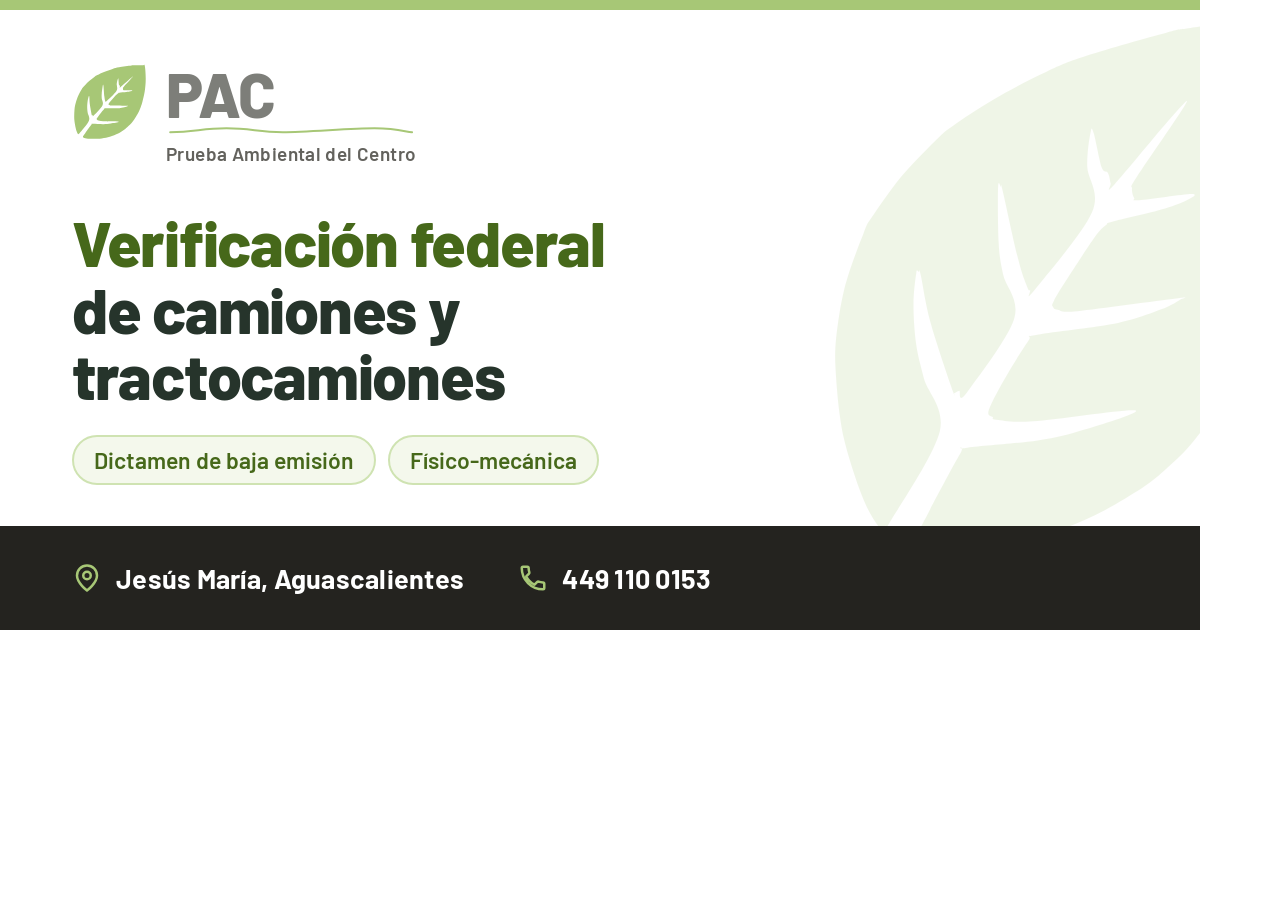
<file: og-plantilla.html>
<!DOCTYPE html>
<html lang="es-MX">
<head>
<meta charset="UTF-8">
<meta name="robots" content="noindex">
<title>Plantilla de la imagen para compartir (Open Graph)</title>

<!-- =============================================================================
     PLANTILLA DE LA IMAGEN QUE SE VE AL COMPARTIR EL LINK
     -----------------------------------------------------------------------------
     Esto NO es una página del sitio. Es el molde con el que se genera
     assets/img/og-pac.png (1200 x 630 px), que es la tarjeta que aparece cuando
     alguien pega el link del sitio en WhatsApp, Facebook o Telegram.

     Para volver a generarla (por ejemplo si cambia el teléfono):
       1. edita los textos de abajo
       2. corre este comando desde la carpeta del proyecto:

     & "C:\Program Files (x86)\Microsoft\Edge\Application\msedge.exe" --headless=new
       --disable-gpu --hide-scrollbars --force-device-scale-factor=1
       --virtual-time-budget=4000 --window-size=1200,630
       --screenshot=assets\img\og-pac.png og-plantilla.html

     Lleva noindex arriba para que Google no la trate como una página más.
     ============================================================================= -->

<link rel="stylesheet" href="assets/css/tokens.css">
<style>
  html, body { margin: 0; padding: 0; overflow: hidden; }

  .tarjeta {
    width: 1200px; height: 630px;
    box-sizing: border-box;
    background: var(--blanco);
    font-family: var(--fuente);
    color: var(--color-texto);
    display: flex; flex-direction: column;
    position: relative;
  }

  /* Franja verde delgada arriba: le da borde a la tarjeta cuando el fondo
     del chat también es blanco. */
  .filo { height: 10px; background: var(--verde-300); flex-shrink: 0; }

  /* overflow:hidden para que la hoja de agua se corte en el borde de la
     tarjeta y no se meta en la barra oscura de abajo. */
  .cuerpo { flex: 1; padding: 54px 72px 0; position: relative; overflow: hidden; }

  /* Hoja grande de agua, saliéndose por la derecha. Solo llena el hueco:
     va casi transparente para que nunca compita con el texto, y detrás de
     todo (z-index 0 contra el 1 del contenido). */
  .marca-agua {
    position: absolute;
    right: -110px; top: 30px;
    width: 500px; height: 500px;
    opacity: 0.17;
    transform: rotate(-8deg);
    z-index: 0;
  }
  .marca, .titulo, .servicios { position: relative; z-index: 1; }

  /* --- Lockup de marca: el mismo del header del sitio --- */
  .marca { display: flex; align-items: flex-start; gap: 18px; }
  .marca__hoja { width: 76px; height: 76px; flex-shrink: 0; }
  .marca__texto { padding-top: 2px; }
  .marca__nombre {
    font-size: 62px; font-weight: 800; line-height: 0.9;
    letter-spacing: -0.015em; color: var(--pac-gris-logo);
  }
  .marca__onda { display: block; width: 100%; height: 9px; color: var(--verde-300); margin-top: 4px; }
  .marca__bajada {
    font-size: 19px; font-weight: 600; letter-spacing: 0.02em;
    color: var(--color-texto-suave); margin-top: 7px;
  }

  /* --- Mensaje --- */
  .titulo {
    margin: 44px 0 0;
    font-size: 63px; font-weight: 800; line-height: 1.06;
    letter-spacing: -0.02em; max-width: 17ch;
  }
  .titulo em { font-style: normal; color: var(--verde-700); }

  .servicios {
    margin-top: 26px;
    display: flex; gap: 12px; flex-wrap: wrap;
  }
  .servicios span {
    font-size: 23px; font-weight: 600;
    padding: 9px 20px;
    border: 2px solid var(--verde-200);
    background: var(--verde-50);
    color: var(--verde-700);
    border-radius: 999px;
  }

  /* --- Barra de datos abajo --- */
  .pie {
    background: var(--gris-900); color: var(--blanco);
    padding: 0 72px;
    height: 104px; flex-shrink: 0;
    display: flex; align-items: center; gap: 54px;
  }
  .pie__dato { display: flex; align-items: center; gap: 14px; }
  .pie__dato svg { width: 30px; height: 30px; color: var(--verde-300); flex-shrink: 0; }
  .pie__dato b { font-size: 27px; font-weight: 700; letter-spacing: 0.01em; }
</style>
</head>
<body>

<div class="tarjeta">
  <div class="filo"></div>

  <div class="cuerpo">
    <img class="marca-agua" src="assets/img/isotipo-pac.svg" alt="">

    <div class="marca">
      <img class="marca__hoja" src="assets/img/isotipo-pac.svg" alt="">
      <div class="marca__texto">
        <div class="marca__nombre">PAC</div>
        <svg class="marca__onda" viewBox="0 0 120 8" fill="none" preserveAspectRatio="none">
          <path d="M2 5.5C14 5.5 17 2 29 2s15 3.5 27 3.5S88 2 100 2s15 3.5 18 3.5"
                stroke="currentColor" stroke-width="2" stroke-linecap="round"
                vector-effect="non-scaling-stroke"/>
        </svg>
        <div class="marca__bajada">Prueba Ambiental del Centro</div>
      </div>
    </div>

    <h1 class="titulo"><em>Verificación federal</em> de camiones y tractocamiones</h1>

    <div class="servicios">
      <span>Dictamen de baja emisión</span>
      <span>Físico-mecánica</span>
    </div>
  </div>

  <div class="pie">
    <div class="pie__dato">
      <svg viewBox="0 0 24 24" fill="none" stroke="currentColor" stroke-width="2"
           stroke-linecap="round" stroke-linejoin="round">
        <path d="M20 10c0 6-8 12-8 12s-8-6-8-12a8 8 0 0 1 16 0Z"/><circle cx="12" cy="10" r="3"/>
      </svg>
      <b>Jesús María, Aguascalientes</b>
    </div>
    <div class="pie__dato">
      <svg viewBox="0 0 24 24" fill="none" stroke="currentColor" stroke-width="2"
           stroke-linecap="round" stroke-linejoin="round">
        <path d="M6.62 10.79c1.44 2.83 3.76 5.14 6.59 6.59l2.2-2.2c.27-.27.67-.36 1.02-.24 1.12.37 2.33.57 3.57.57a1 1 0 0 1 1 1V20a1 1 0 0 1-1 1A17 17 0 0 1 3 4a1 1 0 0 1 1-1h3.5a1 1 0 0 1 1 1c0 1.25.2 2.45.57 3.57.11.35.03.74-.25 1.02l-2.2 2.2z"/>
      </svg>
      <b>449 110 0153</b>
    </div>
  </div>
</div>

</body>
</html>
</file>
<file: assets/css/tokens.css>
/* =============================================================================
   PAC — TOKENS DE DISEÑO
   -----------------------------------------------------------------------------
   Todo el color, tipografía y espaciado del sitio sale de este archivo.
   Si quieres cambiar algo en TODO el sitio de un jalón, cámbialo aquí.
   No pongas colores "a mano" en styles.css — usa estas variables.
   ============================================================================= */

/* -----------------------------------------------------------------------------
   FUENTE — Barlow, servida desde el propio sitio
   -----------------------------------------------------------------------------
   Los archivos viven en assets/fonts/. NO se piden a Google: así el sitio carga
   igual de rápido sin depender de un tercero, y no se manda la IP de cada
   visitante a otro servidor.

   Es una grotesca ligeramente redondeada, inspirada en señalética carretera.
   Casa con el wordmark del logo y aterriza el mundo del transporte.

   Solo está el subconjunto "latin", que cubre todo el español (acentos, ñ, ¿, ¡).
   Son 4 archivos, ~89 KB en total.
   font-display:swap = el texto se ve de inmediato con la fuente del sistema y
   cambia a Barlow al terminar de cargar. Nunca hay texto invisible.
   ----------------------------------------------------------------------------- */
@font-face {
  font-family: 'Barlow';
  font-style: normal;
  font-weight: 400;
  font-display: swap;
  src: url('../fonts/barlow-400.woff2') format('woff2');
}
@font-face {
  font-family: 'Barlow';
  font-style: normal;
  font-weight: 600;
  font-display: swap;
  src: url('../fonts/barlow-600.woff2') format('woff2');
}
@font-face {
  font-family: 'Barlow';
  font-style: normal;
  font-weight: 700;
  font-display: swap;
  src: url('../fonts/barlow-700.woff2') format('woff2');
}
@font-face {
  font-family: 'Barlow';
  font-style: normal;
  font-weight: 800;
  font-display: swap;
  src: url('../fonts/barlow-800.woff2') format('woff2');
}

:root {

  /* ---------------------------------------------------------------------------
     1. COLORES DE MARCA — medidos sobre el logo oficial

     No están puestos a ojo: salen de muestrear assets/img/logo-pac.png por
     dentro de cada zona (ignorando los bordes, que están mezclados con el
     fondo). El verde coincide en la hoja y en la onda, así que es un solo
     color de marca y no dos.

     Ojo con una cosa: el archivo del cliente es un PNG con algo de ruido de
     compresión y el fondo no es blanco puro, sino un blanco roto. Los valores
     pueden estar corridos un 1-2 %. Si algún día llega el vectorial original,
     vale la pena volver a medir.
     --------------------------------------------------------------------------- */
  --pac-verde-logo: #A7C776;  /* hoja + onda del logo. Rellenos y acentos. */
  --pac-gris-logo:  #7D7E79;  /* gris del wordmark "PAC" */

  /* ---------------------------------------------------------------------------
     2. ESCALA DE VERDE — mismo tono de la hoja (hue 86°), distintas luminosidades

     IMPORTANTE: el verde del logo (--verde-300) es demasiado claro para poner
     texto blanco encima — da 1.9:1 de contraste y es ilegible. Por eso existe
     la escala: el logo usa el 300, los botones usan el 700.
     El 300 sí sirve como texto sobre fondo oscuro (8.3:1 sobre --gris-900).
     --------------------------------------------------------------------------- */
  --verde-50:  #F4F8EC;   /* fondo muy suave */
  --verde-100: #E7F1D8;   /* fondo de tarjetas / badges */
  --verde-200: #CFE3B2;   /* bordes suaves */
  --verde-300: #A7C776;   /* = el verde del logo. Íconos, hoja, onda. */
  --verde-600: #5A8722;   /* 4.3:1 — solo texto grande o íconos */
  --verde-700: #46681A;   /* 6.4:1 — ✅ botones y texto verde sobre blanco */
  --verde-900: #2C4110;   /* hover de botones, fondos oscuros */

  /* ---------------------------------------------------------------------------
     3. ESCALA DE GRIS CÁLIDO — derivada del gris del wordmark
     Es gris cálido, no neutro. Eso mantiene el sitio cerca del logo y evita
     que se sienta frío/corporativo genérico.

     El gris exacto del logo (#7D7E79) solo llega a 4.1:1 sobre blanco, o sea
     que no alcanza para texto normal. Por eso el texto usa el 600, que es el
     mismo tono un par de pasos más oscuro. El logo sí se dibuja con el suyo.
     --------------------------------------------------------------------------- */
  --gris-50:  #F8F7F4;
  --gris-100: #F0EFEA;
  --gris-200: #DFDDD6;
  --gris-300: #C6C4BB;
  --gris-500: #8E8C84;
  --gris-600: #63625D;    /* 6.1:1 — texto secundario */
  --gris-800: #3A3936;    /* 11.5:1 — texto principal */
  --gris-900: #24231F;    /* footer, fondos oscuros */

  --blanco: #FFFFFF;

  /* WhatsApp: solo para el botón flotante, por reconocimiento inmediato.
     No usar en ningún otro lado — pelea con la paleta. */
  --whatsapp: #25D366;
  --whatsapp-oscuro: #1DA851;

  /* DATO PENDIENTE — ámbar, a propósito fuera de la paleta.
     Sirve para que ningún placeholder se publique por accidente: si ves ámbar
     en la página, es que falta un dato. Cuando ya no queden pendientes,
     puedes borrar estas 3 variables y la clase .pendiente de styles.css. */
  --pendiente-fondo: #FDF7E6;
  --pendiente-borde: #D9B449;
  --pendiente-texto: #7A5F17;

  /* ---------------------------------------------------------------------------
     4. ROLES SEMÁNTICOS
     Usa SIEMPRE estos en styles.css, no los de arriba.
     Así, si algún día cambia la marca, solo tocas esta sección.
     --------------------------------------------------------------------------- */
  --color-texto:         #26342B;
  --color-texto-suave:   var(--gris-600);
  --color-texto-tenue:   var(--gris-600);
  --color-fondo:         var(--blanco);
  --color-fondo-alt:     #F3F4EE;
  --color-fondo-verde:   var(--verde-50);
  --color-fondo-oscuro:  #202C25;
  --color-borde:         var(--gris-200);
  --color-borde-fuerte:  var(--gris-300);
  --color-acento:        var(--verde-300);   /* la hoja, la onda, los íconos */
  --color-accion:        var(--verde-700);   /* botones */
  --color-accion-hover:  var(--verde-900);
  --color-papel:         #F8F9F4;
  --color-menta:         #E8EDDF;
  --color-linea-verde:   #CDD5C4;
  --color-sobre-oscuro:  #F2F4EB;
  --color-suave-oscuro:  #B9C3B4;
  --color-linea-oscura:  #435047;
  --color-reticula:      rgba(167, 199, 118, 0.08);
  --color-cristal:       rgba(255, 255, 255, 0.96);
  --color-sombra:        rgba(25, 40, 29, 0.12);

  /* ---------------------------------------------------------------------------
     5. TIPOGRAFÍA
     Barlow es la fuente de la marca. Lo que va después son los respaldos que
     usa el navegador mientras Barlow termina de cargar.
     --------------------------------------------------------------------------- */
  --fuente: "Barlow", "Segoe UI Variable Text", "Segoe UI", system-ui,
            -apple-system, "Helvetica Neue", Arial, sans-serif;

  /* Escala fluida: crece sola entre móvil y escritorio, sin media queries. */
  --texto-xs:   0.75rem;                              /* 12px — etiquetas */
  --texto-sm:   0.875rem;                             /* 14px */
  --texto-base: 1rem;                                 /* 16px — cuerpo */
  --texto-lg:   clamp(1.05rem, 0.98rem + 0.35vw, 1.2rem);
  --texto-xl:   clamp(1.25rem, 1.1rem + 0.7vw, 1.5rem);
  --texto-2xl:  clamp(1.5rem, 1.25rem + 1.2vw, 2rem);
  --texto-3xl:  clamp(2.2rem, 1.55rem + 2.3vw, 3.5rem);
  --texto-4xl:  clamp(3rem, 1.45rem + 4.6vw, 5.4rem);

  --peso-normal: 400;
  --peso-medio:  600;
  --peso-bold:   700;
  --peso-black:  800;

  --interlinea-apretada: 1.1;
  --interlinea-titulo:   1.18;
  --interlinea-cuerpo:   1.65;

  /* ---------------------------------------------------------------------------
     6. ESPACIADO — escala de 4px
     --------------------------------------------------------------------------- */
  --esp-1:  0.25rem;
  --esp-2:  0.5rem;
  --esp-3:  0.75rem;
  --esp-4:  1rem;
  --esp-5:  1.5rem;
  --esp-6:  2rem;
  --esp-7:  2.5rem;
  --esp-8:  3rem;
  --esp-9:  4rem;
  --esp-10: 5rem;

  /* Aire vertical de cada sección: menos en móvil, más en escritorio */
  --esp-seccion: clamp(4rem, 2rem + 6vw, 7rem);

  /* ---------------------------------------------------------------------------
     7. LAYOUT
     --------------------------------------------------------------------------- */
  --ancho-max:       1320px;   /* incluye el padding lateral */
  --ancho-texto:     62ch;     /* ancho máximo de un párrafo, para legibilidad */
  --padding-lateral: clamp(1.25rem, 4vw, 2.5rem);
  --alto-header:     88px;

  /* ---------------------------------------------------------------------------
     8. BORDES, SOMBRAS Y TRANSICIONES
     Sombras muy sutiles y cálidas (tienen tinte del gris del logo, no negro puro).
     --------------------------------------------------------------------------- */
  --radio-sm:  4px;
  --radio-md:  6px;
  --radio-lg:  10px;
  --radio-full: 999px;

  --sombra-sm: 0 1px 2px rgba(36, 35, 31, 0.05);
  --sombra-md: 0 2px 4px rgba(36, 35, 31, 0.04), 0 6px 16px rgba(36, 35, 31, 0.06);
  --sombra-lg: 0 4px 8px rgba(36, 35, 31, 0.05), 0 16px 36px rgba(36, 35, 31, 0.09);

  --transicion: 160ms ease;
}

/* Respeta a quien tiene reducidas las animaciones en su sistema. */
@media (prefers-reduced-motion: reduce) {
  *, *::before, *::after {
    animation-duration: 0.01ms !important;
    transition-duration: 0.01ms !important;
    scroll-behavior: auto !important;
  }
}
</file>
<file: assets/css/styles.css>
/* PAC · Sistema visual. Colores y medidas compartidas en tokens.css. */

/* Base y accesibilidad */
*, *::before, *::after { box-sizing: border-box; }
html { scroll-behavior: smooth; scroll-padding-top: calc(var(--alto-header) + 24px); -webkit-text-size-adjust: 100%; }
body { margin: 0; color: var(--color-texto); background: var(--color-fondo); font-family: var(--fuente); font-size: 1rem; line-height: 1.6; -webkit-font-smoothing: antialiased; }
h1, h2, h3, p { margin: 0; }
h1, h2, h3 { line-height: 1.1; text-wrap: balance; }
a { color: var(--color-accion); text-underline-offset: 4px; }
img, svg { display: block; max-width: 100%; }
button { font: inherit; }
button, a, summary { -webkit-tap-highlight-color: transparent; }
::selection { background: var(--color-acento); color: var(--color-fondo-oscuro); }
:focus-visible { outline: 3px solid var(--color-accion); outline-offset: 5px; border-radius: 2px; }
.solo-lectores { position: absolute; width: 1px; height: 1px; padding: 0; margin: -1px; overflow: hidden; clip: rect(0, 0, 0, 0); white-space: nowrap; border: 0; }
.saltar-contenido { position: fixed; top: 10px; left: 16px; z-index: 100; padding: 12px 20px; color: var(--blanco); background: var(--color-fondo-oscuro); transform: translateY(-150%); }
.saltar-contenido:focus { transform: translateY(0); }
.contenedor { width: 100%; max-width: var(--ancho-max); padding-inline: var(--padding-lateral); margin-inline: auto; }
.seccion { padding-block: var(--esp-seccion); }
.seccion--alt { background: var(--color-fondo-alt); }
.seccion__cabecera { display: grid; grid-template-columns: 1.1fr 0.9fr; gap: 48px; align-items: end; }
.seccion__etiqueta { display: flex; align-items: center; gap: 10px; margin-bottom: 22px; font-size: 0.72rem; font-weight: 600; letter-spacing: 0.14em; text-transform: uppercase; color: var(--color-accion); }
.seccion__titulo { font-size: var(--texto-3xl); font-weight: 600; letter-spacing: -0.035em; }
.seccion__intro { max-width: 44ch; margin-top: 22px; color: var(--color-texto-suave); font-size: 1.125rem; line-height: 1.65; }
.seccion__cabecera > .seccion__intro { margin-bottom: 4px; justify-self: end; }

/* Acciones */
.boton { display: inline-flex; justify-content: center; align-items: center; gap: 10px; min-height: 48px; padding: 13px 22px; border: 1px solid transparent; border-radius: var(--radio-sm); font: inherit; font-weight: 600; line-height: 1.25; text-decoration: none; cursor: pointer; transition: background var(--transicion), color var(--transicion), border-color var(--transicion), transform var(--transicion); }
.boton svg { flex-shrink: 0; }
.boton:active { transform: translateY(1px); }
.boton--principal { background: var(--color-accion); color: var(--blanco); }
.boton--principal:hover { background: var(--color-accion-hover); }
.boton--secundario { background: transparent; color: var(--color-texto); border-color: var(--color-borde-fuerte); }
.boton--secundario:hover { border-color: var(--color-accion); background: var(--color-fondo-verde); }
.boton--oscuro { background: var(--color-fondo-oscuro); color: var(--color-sobre-oscuro); }
.boton--oscuro:hover { background: var(--color-accion-hover); }
.boton--sm { padding: 11px 18px; min-height: 44px; font-size: 0.875rem; }
.boton--grande { min-height: 56px; padding: 17px 24px; }
.enlace-flecha { display: inline-flex; align-items: center; gap: 18px; min-height: 44px; color: var(--color-texto); font-weight: 600; text-decoration: none; }
.enlace-flecha svg { flex: 0 0 auto; transition: transform var(--transicion); }
.enlace-flecha:hover { color: var(--color-accion); }
.enlace-flecha:hover svg { transform: translateX(4px); }

/* Cabecera y marca */
.topbar { color: var(--color-suave-oscuro); background: var(--color-fondo-oscuro); font-size: 0.75rem; }
.topbar__interior { display: flex; justify-content: space-between; align-items: center; gap: 20px; min-height: 36px; }
.topbar__item { min-height: 32px; display: inline-flex; align-items: center; gap: 9px; color: inherit; text-decoration: none; }
.topbar a:hover { color: var(--color-acento); }
.topbar__item svg { width: 13px; height: 13px; color: var(--color-acento); flex-shrink: 0; }
.topbar__sep, .topbar__corto { display: none; }
.header { position: sticky; top: 0; z-index: 50; background: var(--color-cristal); backdrop-filter: blur(16px); border-bottom: 1px solid var(--color-borde); }
.header__interior { height: var(--alto-header); display: flex; justify-content: space-between; align-items: center; gap: 26px; }
.logo { display: inline-flex; flex-direction: column; gap: 2px; width: max-content; text-decoration: none; flex: 0 0 auto; }
.logo__lockup { display: flex; align-items: center; gap: 6px; }
.logo__nombre { color: var(--pac-gris-logo); font-size: 2.2rem; font-weight: 800; line-height: 0.95; letter-spacing: -0.035em; }
.logo__hoja { width: 29px; height: 29px; margin-top: -3px; }
.logo__onda { color: var(--color-acento); width: 100%; height: 7px; }
.logo__bajada { color: var(--color-texto-suave); font-size: 0.52rem; font-weight: 600; text-transform: uppercase; letter-spacing: 0.055em; line-height: 1.7; }
.header__acciones { display: flex; align-items: center; gap: 16px; }
.header__tel { display: none; align-items: center; gap: 8px; color: var(--color-texto); font-size: 0.875rem; font-weight: 600; text-decoration: none; white-space: nowrap; }
.nav { display: flex; align-items: center; gap: clamp(16px, 2.2vw, 32px); }
.nav a { position: relative; display: flex; align-items: center; min-height: 48px; color: var(--color-texto-suave); text-decoration: none; font-size: 0.875rem; font-weight: 600; }
.nav a::after { content: ''; position: absolute; left: 0; right: 0; bottom: 3px; height: 2px; background: var(--color-accion); transform: scaleX(0); transform-origin: left; transition: transform var(--transicion); }
.nav a:hover, .nav a[aria-current] { color: var(--color-accion); }
.nav a:hover::after, .nav a[aria-current]::after { transform: scaleX(1); }
.menu { display: none; position: relative; }
.menu > summary { display: grid; place-items: center; width: 44px; height: 44px; border: 1px solid var(--color-borde); border-radius: var(--radio-sm); cursor: pointer; list-style: none; }
.menu > summary::-webkit-details-marker { display: none; }
.menu__cerrar, .menu[open] .menu__abrir { display: none; }
.menu[open] .menu__cerrar { display: block; }
.menu__panel { position: absolute; top: calc(100% + 16px); right: 0; width: min(320px, calc(100vw - 40px)); padding: 12px; background: var(--blanco); border: 1px solid var(--color-borde); box-shadow: 0 18px 48px var(--color-sombra); border-radius: var(--radio-md); }
.menu__panel a { display: block; padding: 13px 14px; color: var(--color-texto); text-decoration: none; border-radius: var(--radio-sm); }
.menu__panel a:hover, .menu__panel a[aria-current] { color: var(--color-accion); background: var(--color-fondo-verde); }
.menu__panel hr { border: 0; border-top: 1px solid var(--color-borde); }
.menu__panel .menu__tel { color: var(--color-accion); font-weight: 600; }

/* Portada: texto editorial y lámina técnica */
.hero { background: var(--color-papel); padding-block: clamp(40px, 4.5vw, 72px); }
.hero__grid { display: grid; grid-template-columns: 1.03fr 1fr; gap: clamp(32px, 5vw, 72px); align-items: center; }
.hero__contenido { padding-bottom: 22px; min-width: 0; }
.hero__eyebrow { display: flex; align-items: center; gap: 9px; color: var(--color-accion); font-size: 0.72rem; text-transform: uppercase; font-weight: 600; letter-spacing: 0.13em; }
.hero__eyebrow > span { width: 7px; height: 7px; background: var(--color-accion); border-radius: 50%; flex-shrink: 0; }
.hero__titulo { margin-top: 26px; font-size: var(--texto-4xl); line-height: 0.98; letter-spacing: -0.055em; font-weight: 600; }
.hero__titulo em { font-style: normal; color: var(--color-accion); }
.hero__sub { margin-top: 28px; max-width: 43ch; color: var(--color-texto-suave); font-size: 1.125rem; line-height: 1.6; }
.hero__sub strong { font-weight: 600; color: var(--color-texto); }
.hero__acciones { display: flex; align-items: center; flex-wrap: wrap; gap: 12px 24px; margin-top: 32px; }
.hero__acciones .enlace-flecha { font-size: 0.875rem; gap: 12px; }
.hero__nota { display: flex; gap: 8px; align-items: center; margin-top: 18px; color: var(--color-texto-suave); font-size: 0.78rem; }
.hero__nota svg { flex-shrink: 0; }
.hero__visual { min-width: 0; }
.lamina { position: relative; overflow: hidden; background: var(--color-fondo-oscuro); color: var(--color-sobre-oscuro); border-radius: var(--radio-sm); }
.lamina__cabecera { display: flex; justify-content: space-between; align-items: center; gap: 12px; margin-inline: 26px; padding-block: 23px; border-bottom: 1px solid var(--color-linea-oscura); font-size: 0.7rem; }
.lamina__cabecera > span:first-child { display: flex; align-items: center; gap: 9px; }
.lamina__cabecera svg { color: var(--color-acento); }
.lamina__folio { font-size: 0.62rem; letter-spacing: 0.1em; color: var(--color-suave-oscuro); }
.lamina__dibujo { position: relative; padding-block: 26px 22px; background-image: linear-gradient(var(--color-reticula) 1px, transparent 1px), linear-gradient(90deg, var(--color-reticula) 1px, transparent 1px); background-size: 35px 35px; }
.lamina__rotulo { position: absolute; top: 22px; left: 26px; color: var(--color-suave-oscuro); font-size: 0.75rem; }
.lamina__dibujo img { width: 100%; height: auto; margin-top: 18px; }
.lamina__referencia { display: block; padding-inline: 26px; color: var(--color-suave-oscuro); font-size: 0.55rem; letter-spacing: 0.15em; }
.lamina__pie { margin-inline: 26px; padding-block: 22px 27px; display: flex; align-items: end; justify-content: space-between; gap: 24px; border-top: 1px solid var(--color-linea-oscura); }
.lamina__etiqueta { display: block; color: var(--color-suave-oscuro); font-size: 0.65rem; letter-spacing: 0.1em; text-transform: uppercase; margin-bottom: 10px; }
.lamina__pie p { font-size: clamp(1.5rem, 2.4vw, 2rem); line-height: 1.08; letter-spacing: -0.025em; font-weight: 600; }
.lamina__pie > svg { color: var(--color-acento); }
.hero__pie-visual { display: flex; justify-content: space-between; gap: 10px; margin-top: 12px; font-size: 0.68rem; color: var(--color-texto-suave); }
.datos-rapidos { border-block: 1px solid var(--color-borde); background: var(--blanco); }
.datos-rapidos__grid { display: grid; grid-template-columns: 1.05fr 0.85fr 1.1fr; padding-block: 27px; }
.datos-rapidos__item { display: flex; align-items: center; gap: 17px; padding-inline: 30px; border-right: 1px solid var(--color-borde); color: var(--color-texto); text-decoration: none; min-width: 0; }
.datos-rapidos__item:first-child { padding-left: 0; }
.datos-rapidos__item:last-child { padding-right: 0; border: 0; }
.datos-rapidos__item > svg { width: 22px; height: 22px; flex-shrink: 0; color: var(--color-accion); }
.datos-rapidos__item span, .datos-rapidos__item strong { display: block; }
.datos-rapidos__item span { font-size: 0.75rem; color: var(--color-texto-suave); }
.datos-rapidos__item strong { font-weight: 600; font-size: 0.95rem; margin-top: 2px; }
.datos-rapidos__item .datos-rapidos__flecha { width: 18px; margin-left: auto; }
.datos-rapidos a:hover strong { text-decoration: underline; text-underline-offset: 4px; }

/* Servicios */
.servicios__grid { display: grid; grid-template-columns: 1fr 1fr; gap: 24px; margin-top: 44px; }
.servicio { display: flex; flex-direction: column; min-width: 0; padding: clamp(26px, 3vw, 42px); border: 1px solid var(--color-linea-verde); background: var(--color-papel); border-radius: var(--radio-sm); transition: border-color var(--transicion), box-shadow var(--transicion); }
.servicio:nth-child(2) { background: var(--color-fondo); }
.servicio:hover { border-color: var(--color-accion); box-shadow: 0 6px 24px var(--color-sombra); }
.servicio__cabecera { display: flex; justify-content: space-between; align-items: start; margin-bottom: 44px; }
.servicio__icono { display: grid; place-items: center; width: 60px; height: 60px; border: 1px solid var(--color-linea-verde); border-radius: var(--radio-sm); color: var(--color-accion); }
.servicio__icono svg { width: 30px; height: 30px; }
.servicio__numero { font-size: 3.75rem; line-height: 1; letter-spacing: -0.07em; font-weight: 400; color: var(--color-linea-verde); }
.servicio__norma { color: var(--color-accion); font-size: 0.7rem; font-weight: 600; letter-spacing: 0.075em; }
.servicio__titulo { margin-top: 13px; max-width: 20ch; font-size: clamp(1.65rem, 2.3vw, 2.15rem); font-weight: 600; letter-spacing: -0.025em; }
.servicio__texto { margin-top: 18px; color: var(--color-texto-suave); line-height: 1.7; max-width: 49ch; }
.servicio__accion { margin-top: auto; padding-top: 32px; }
.servicio__accion a { justify-content: space-between; width: 100%; padding-top: 18px; border-top: 1px solid var(--color-borde); color: var(--color-accion); }

/* Proceso */
.pasos { display: grid; grid-template-columns: repeat(4, 1fr); counter-reset: paso; gap: 28px; margin-top: 56px; }
.paso { position: relative; border-top: 1px solid var(--color-linea-verde); padding-top: 24px; counter-increment: paso; }
.paso::before { content: '0' counter(paso); display: inline-grid; place-items: center; width: 44px; height: 44px; margin-bottom: 25px; background: var(--color-menta); color: var(--color-accion); border-radius: 50%; font-size: 0.9rem; font-weight: 600; }
.paso__titulo { font-size: 1.25rem; font-weight: 600; letter-spacing: -0.01em; }
.paso__texto { margin-top: 12px; color: var(--color-texto-suave); font-size: 0.95rem; line-height: 1.65; }
.requisitos { display: flex; align-items: center; gap: 24px; padding: 28px 32px; margin-top: 52px; border: 1px solid var(--color-linea-verde); border-radius: var(--radio-sm); background: var(--blanco); }
.requisitos__icono { color: var(--color-accion); }
.requisitos__contenido { flex: 1; }
.requisitos h3 { font-size: 1.3rem; font-weight: 600; }
.requisitos .servicio__texto { margin-top: 8px; font-size: 0.9rem; max-width: 58ch; }
.requisitos .boton { flex-shrink: 0; }

/* Compromiso */
#compromiso { background: var(--color-fondo-oscuro); color: var(--color-sobre-oscuro); padding-block: clamp(50px, 6vw, 88px); }
.compromiso__grid { display: grid; grid-template-columns: 0.6fr 1.4fr; gap: 80px; align-items: center; }
.compromiso__marca { display: flex; align-items: center; flex-direction: column; gap: 28px; border-right: 1px solid var(--color-linea-oscura); padding: 24px 50px 24px 0; }
.compromiso__marca img { width: 135px; height: 135px; }
.compromiso__marca span { color: var(--color-suave-oscuro); font-size: 0.58rem; letter-spacing: 0.15em; white-space: nowrap; }
.cita { margin: 0; }
.cita .seccion__etiqueta { color: var(--color-acento); margin-bottom: 22px; }
.cita__texto { max-width: 28ch; font-size: clamp(1.9rem, 3vw, 2.8rem); line-height: 1.17; letter-spacing: -0.025em; font-weight: 400; }
.cita__texto strong { color: var(--color-acento); font-weight: 600; }
.cita__pie { max-width: 65ch; color: var(--color-suave-oscuro); font-size: 0.95rem; line-height: 1.7; margin-top: 22px; }
.cita .onda { display: none; }

/* Normas y acordeones */
#normatividad > .contenedor { display: grid; grid-template-columns: 1fr 1fr; gap: 70px; align-items: start; }
.acreditacion .seccion__intro { font-size: 1rem; }
.acreditacion__badges { display: flex; flex-wrap: wrap; gap: 10px; margin-top: 28px; }
.badge { display: flex; flex-direction: column; gap: 4px; padding: 11px 14px; background: var(--blanco); border: 1px solid var(--color-linea-verde); border-radius: var(--radio-sm); }
.badge__codigo { font-size: 0.7rem; color: var(--color-texto); font-weight: 600; letter-spacing: 0.01em; }
.badge__que { color: var(--color-texto-suave); font-size: 0.7rem; }
.acordeon { border-top: 1px solid var(--color-borde); }
.acordeon details { border-bottom: 1px solid var(--color-borde); }
.acordeon summary { display: flex; justify-content: space-between; align-items: center; gap: 24px; min-height: 76px; padding: 22px 0; list-style: none; font-size: 1.05rem; line-height: 1.4; font-weight: 600; cursor: pointer; transition: color var(--transicion); }
.acordeon summary::-webkit-details-marker { display: none; }
.acordeon summary::after { content: ''; background-image: linear-gradient(currentColor, currentColor), linear-gradient(currentColor, currentColor); background-size: 10px 1px, 1px 10px; background-position: center; background-repeat: no-repeat; display: grid; place-items: center; flex: 0 0 28px; height: 28px; font-size: 1.4rem; font-weight: 400; color: var(--color-accion); border: 1px solid var(--color-linea-verde); border-radius: 50%; line-height: 1; }
.acordeon details[open] summary::after { background-color: var(--color-menta); background-size: 10px 1px, 0 0; }
.acordeon summary:hover, .acordeon details[open] summary { color: var(--color-accion); }
.acordeon__cuerpo { padding: 0 38px 24px 0; color: var(--color-texto-suave); font-size: 0.95rem; line-height: 1.75; }
.acordeon__cuerpo p + p { margin-top: 16px; }
.acordeon__cuerpo strong { color: var(--color-texto); }
.acordeon__cuerpo a { font-weight: 600; }
.acordeon--normas { margin-top: 8px; }
.lista-normas { padding-left: 18px; margin-block: 16px; }
.lista-normas li { margin-top: 7px; }
.lista-normas li::marker { color: var(--color-accion); }
.preguntas__grid { display: grid; grid-template-columns: 0.8fr 1.2fr; gap: 80px; align-items: start; }
.preguntas__intro { position: sticky; top: calc(var(--alto-header) + 36px); }
.preguntas__intro .seccion__intro { max-width: 30ch; }
.preguntas__contacto { margin-top: 24px; font-size: 0.95rem; color: var(--color-accion); }

/* Visita y mapa bajo demanda */
.ubicacion__grid { display: grid; grid-template-columns: 0.9fr 1.1fr; gap: 56px; margin-top: 48px; align-items: stretch; }
.ubicacion__datos { display: grid; gap: 24px; padding-block: 8px; }
.dato { display: flex; align-items: start; gap: 16px; }
.dato__icono { color: var(--color-accion); padding-top: 2px; flex-shrink: 0; }
.dato__icono svg { width: 21px; height: 21px; }
.dato__label { font-size: 0.7rem; font-weight: 600; text-transform: uppercase; letter-spacing: 0.09em; color: var(--color-texto-suave); }
.dato__valor { margin-top: 6px; font-size: 1rem; font-weight: 600; line-height: 1.55; }
.dato__valor a { color: var(--color-texto); }
.dato__valor a:hover { color: var(--color-accion); }
.ubicacion__botones { display: flex; flex-wrap: wrap; gap: 10px; margin-top: 3px; }
.ubicacion__botones .boton { padding-inline: 16px; font-size: 0.875rem; }
.mapa { position: relative; overflow: hidden; min-height: 440px; border-radius: var(--radio-sm); background: var(--color-menta); border: 1px solid var(--color-linea-verde); }
.mapa iframe { display: block; width: 100%; height: 100%; min-height: 440px; border: 0; }
.mapa:focus-within { outline: 3px solid var(--color-accion); outline-offset: 5px; }
.mapa--cargado { display: flex; flex-direction: column; }
.mapa--cargado iframe { flex: 1; min-height: 360px; }
.mapa__alternativa { display: flex; justify-content: center; align-items: center; min-height: 48px; padding: 12px; background: var(--color-papel); font-size: 0.85rem; font-weight: 600; }
.mapa__alternativa:focus-visible { outline-offset: -4px; }
.mapa__estado { position: absolute; top: 45%; left: 50%; transform: translate(-50%, -50%); width: min(80%, 300px); padding: 16px 20px; background: var(--color-papel); border: 1px solid var(--color-linea-verde); border-radius: var(--radio-sm); color: var(--color-texto-suave); text-align: center; font-size: 0.9rem; pointer-events: none; }
.mapa__facade { position: relative; width: 100%; height: 100%; min-height: 440px; display: flex; align-items: center; justify-content: center; flex-direction: column; gap: 14px; padding: 65px 28px 40px; background: var(--color-menta); color: var(--color-texto); border: 0; cursor: pointer; overflow: hidden; }
.mapa__facade::before { content: ''; position: absolute; inset: -80%; background-image: linear-gradient(90deg, transparent 48%, var(--color-papel) 48%, var(--color-papel) 51%, transparent 51%), linear-gradient(0deg, transparent 47%, var(--color-papel) 47%, var(--color-papel) 51%, transparent 51%); background-size: 148px 130px; transform: rotate(-28deg); opacity: 0.85; }
.mapa__facade > * { position: relative; }
.mapa__facade .mapa__region { position: absolute; top: 25px; left: 26px; font-size: 0.6rem; letter-spacing: 0.1em; color: var(--color-texto-suave); }
.mapa__pin { display: grid; place-items: center; width: 66px; height: 66px; margin-bottom: 3px; color: var(--color-sobre-oscuro); background: var(--color-fondo-oscuro); border: 6px solid var(--color-papel); border-radius: 50%; box-shadow: 0 8px 22px var(--color-sombra); }
.mapa__pin svg { width: 25px; height: 25px; }
.mapa__titulo { padding: 2px 10px; background: var(--color-menta); font-size: 1.7rem; font-weight: 600; letter-spacing: -0.025em; }
.mapa__dir { max-width: 34ch; padding: 4px 8px; background: var(--color-menta); font-size: 0.875rem; line-height: 1.5; }
.mapa__cta { display: inline-flex; align-items: center; gap: 16px; margin-top: 5px; padding: 13px 18px; background: var(--color-fondo-oscuro); color: var(--blanco); border-radius: var(--radio-sm); font-size: 0.875rem; font-weight: 600; transition: background var(--transicion); }
.mapa__facade:hover .mapa__cta { background: var(--color-accion); }
.mapa__nota { padding: 2px 8px; background: var(--color-menta); font-size: 0.65rem; color: var(--color-texto-suave); }

/* Cierre y pie */
.contacto-final { background: var(--color-acento); padding-block: 60px; }
.contacto-final__interior { display: flex; align-items: center; justify-content: space-between; gap: 40px; }
.contacto-final .seccion__etiqueta { color: var(--color-fondo-oscuro); margin-bottom: 17px; }
.contacto-final h2 { font-size: clamp(2rem, 3.6vw, 3.1rem); font-weight: 600; letter-spacing: -0.035em; }
.contacto-final__accion { flex-shrink: 0; text-align: center; }
.contacto-final__accion p { margin-top: 13px; font-size: 0.8rem; color: var(--color-fondo-oscuro); }
.footer { background: var(--color-fondo-oscuro); color: var(--color-suave-oscuro); padding-top: 65px; }
.footer__grid { display: grid; grid-template-columns: 1.05fr 1fr 0.6fr; gap: 70px; }
.footer .logo__nombre { color: var(--color-sobre-oscuro); }
.footer .logo__bajada { color: var(--color-suave-oscuro); }
.footer__desc { margin-top: 22px; max-width: 35ch; font-size: 0.875rem; line-height: 1.75; }
.footer__titulo { font-size: 0.7rem; color: var(--color-sobre-oscuro); font-weight: 600; letter-spacing: 0.14em; text-transform: uppercase; margin-bottom: 24px; }
.footer__lista { display: grid; gap: 12px; list-style: none; margin: 0; padding: 0; font-size: 0.875rem; }
.footer__lista a { display: inline-flex; align-items: center; min-height: 32px; color: var(--color-suave-oscuro); text-decoration: none; }
.footer__lista a:hover { color: var(--color-acento); text-decoration: underline; }
.footer__legal { display: flex; justify-content: space-between; gap: 24px; margin-top: 54px; padding-block: 24px; border-top: 1px solid var(--color-linea-oscura); color: var(--color-suave-oscuro); font-size: 0.7rem; padding-right: 150px; }
.footer :focus-visible, #compromiso :focus-visible { outline-color: var(--color-acento); }
.wa-flotante { position: fixed; right: 24px; bottom: 22px; z-index: 40; display: inline-flex; align-items: center; gap: 10px; padding: 15px 20px; background: var(--color-fondo-oscuro); color: var(--color-sobre-oscuro); border: 1px solid var(--color-linea-oscura); border-radius: 50px; font-size: 0.85rem; font-weight: 600; text-decoration: none; box-shadow: 0 5px 22px var(--color-sombra); transition: transform var(--transicion), background var(--transicion); }
.wa-flotante svg { width: 23px; height: 23px; flex-shrink: 0; color: var(--color-acento); }
.wa-flotante:hover { background: var(--color-accion-hover); transform: translateY(-3px); }

/* Apariciones: el contenido permanece visible sin JavaScript. */
html.reveal-ready .revelar { opacity: 0; transform: translateY(14px); transition: opacity 500ms ease, transform 500ms ease; }
html.reveal-ready .revelar.visible { opacity: 1; transform: none; }

/* Ajustes responsivos */
@media (min-width: 1200px) { .header__tel { display: inline-flex; } }
@media (max-width: 1099px) {
  :root { --alto-header: 78px; }
  .nav { display: none; }
  .menu { display: block; }
  .hero__grid { gap: 32px; }
  .hero__titulo { font-size: clamp(3rem, 5.65vw, 4.5rem); }
  .hero__acciones { gap: 12px 18px; }
  .lamina__folio { display: none; }
  .datos-rapidos__item { padding-inline: 22px; gap: 12px; }
  .datos-rapidos__item strong { font-size: 0.875rem; }
  .datos-rapidos__flecha { display: none; }
  #normatividad > .contenedor, .preguntas__grid { gap: 45px; }
  .ubicacion__grid { gap: 32px; }
  .compromiso__grid { gap: 48px; }
  .footer__grid { gap: 40px; }
}
@media (max-width: 799px) {
  .topbar__horario, .topbar__largo { display: none; }
  .topbar__corto { display: inline; }
  .topbar__interior { min-height: 32px; }
  .hero__grid { grid-template-columns: 1fr; gap: 36px; }
  .hero__contenido { padding-bottom: 0; }
  .hero__titulo { font-size: clamp(3.1rem, 8vw, 4.7rem); }
  .hero__titulo em br { display: none; }
  .hero__sub { max-width: 48ch; }
  .hero__visual { max-width: 590px; width: 100%; justify-self: center; }
  .lamina__dibujo { padding-block: 22px 16px; }
  .lamina__dibujo img { max-height: 320px; object-fit: contain; }
  .lamina__pie { padding-block: 18px; }
  .lamina__pie p { font-size: 1.65rem; }
  .lamina__pie br { display: none; }
  .lamina__pie > svg { width: 32px; height: 32px; }
  .lamina__folio { display: inline; }
  .datos-rapidos__grid { grid-template-columns: 1fr 1fr; }
  .datos-rapidos__item:nth-child(2) { border: 0; padding-right: 0; }
  .datos-rapidos__item:last-child { display: none; }
  .seccion__cabecera { grid-template-columns: 1fr; gap: 20px; }
  .seccion__cabecera > .seccion__intro { margin: 0; justify-self: start; max-width: 52ch; }
  .servicios__grid { gap: 16px; margin-top: 32px; }
  .servicio { padding: 26px; }
  .servicio__cabecera { margin-bottom: 30px; }
  .servicio__titulo { font-size: 1.7rem; }
  .servicio__accion a { font-size: 0.9rem; gap: 12px; }
  .pasos { grid-template-columns: 1fr 1fr; gap: 32px; margin-top: 36px; }
  .requisitos { flex-wrap: wrap; gap: 20px; }
  .requisitos__contenido { flex-basis: calc(100% - 50px); }
  .requisitos .boton { margin-left: 48px; }
  .compromiso__grid { grid-template-columns: 1fr; gap: 30px; }
  .compromiso__marca { display: none; }
  .cita__texto { max-width: 32ch; }
  #normatividad > .contenedor { grid-template-columns: 1fr; gap: 32px; }
  .acreditacion .seccion__intro { max-width: 56ch; }
  .preguntas__grid { grid-template-columns: 1fr; gap: 32px; }
  .preguntas__intro { position: static; }
  .preguntas__intro .seccion__intro { max-width: 45ch; }
  .preguntas__contacto { margin-top: 16px; }
  .ubicacion__grid { grid-template-columns: 1fr; }
  .mapa, .mapa iframe, .mapa__facade { min-height: 380px; }
  .contacto-final__interior { align-items: start; flex-direction: column; gap: 28px; }
  .footer__grid { grid-template-columns: 1fr 1fr; gap: 40px; }
  .footer__grid > div:first-child { grid-column: 1 / -1; }
  .footer__desc { max-width: 52ch; }
  .footer__legal { flex-direction: column; gap: 8px; }
}
@media (max-width: 479px) {
  :root { --alto-header: 72px; --padding-lateral: 22px; }
  .logo__nombre { font-size: 1.85rem; }
  .logo__hoja { width: 25px; height: 25px; }
  .logo__bajada { font-size: 0.44rem; letter-spacing: 0; }
  .header__interior { gap: 14px; }
  .header__acciones { gap: 10px; }
  .header__acciones .boton { padding: 10px 13px; }
  .hero { padding-block: 36px; }
  .hero__eyebrow { font-size: 0.6rem; letter-spacing: 0.09em; }
  .hero__titulo { font-size: clamp(2.85rem, 12vw, 3.8rem); margin-top: 22px; }
  .hero__sub { font-size: 1rem; margin-top: 24px; }
  .hero__acciones { margin-top: 25px; gap: 9px; }
  .hero__acciones .boton { width: 100%; }
  .hero__acciones .enlace-flecha { justify-content: center; width: 100%; }
  .hero__nota { font-size: 0.7rem; align-items: start; margin-top: 9px; }
  .lamina__cabecera { margin-inline: 20px; padding-block: 17px; font-size: 0.65rem; }
  .lamina__folio { display: none; }
  .lamina__rotulo { left: 20px; font-size: 0.68rem; }
  .lamina__referencia { padding-inline: 20px; font-size: 0.5rem; }
  .lamina__pie { margin-inline: 20px; }
  .lamina__pie p { font-size: 1.4rem; }
  .lamina__etiqueta { font-size: 0.55rem; }
  .hero__pie-visual { font-size: 0.59rem; }
  .datos-rapidos__grid { grid-template-columns: 1fr; gap: 18px; padding-block: 24px; }
  .datos-rapidos__item { padding: 0; border: 0; gap: 14px; }
  .datos-rapidos__item strong { font-size: 0.95rem; }
  .datos-rapidos__item .datos-rapidos__flecha { display: block; }
  .seccion__etiqueta { font-size: 0.63rem; margin-bottom: 19px; }
  .seccion__intro { font-size: 1rem; }
  .servicios__grid { grid-template-columns: 1fr; gap: 20px; }
  .servicio__cabecera { margin-bottom: 32px; }
  .servicio__titulo { max-width: 19ch; font-size: 1.9rem; }
  .servicio__texto { font-size: 0.95rem; }
  .servicio__accion { padding-top: 25px; }
  .pasos { gap: 30px 20px; }
  .paso { padding-top: 20px; }
  .paso::before { margin-bottom: 20px; }
  .paso__titulo { font-size: 1.15rem; }
  .paso__texto { font-size: 0.875rem; }
  .requisitos { padding: 24px; margin-top: 36px; }
  .requisitos__icono { display: none; }
  .requisitos__contenido { flex-basis: 100%; }
  .requisitos .boton { margin: 0; width: 100%; }
  .acordeon summary { font-size: 1rem; gap: 16px; min-height: 73px; }
  .acordeon__cuerpo { padding-right: 12px; }
  .acreditacion__badges { gap: 8px; }
  .badge { padding: 10px; }
  .badge__codigo { font-size: 0.63rem; }
  .ubicacion__grid { margin-top: 32px; gap: 28px; }
  .ubicacion__botones .boton { width: 100%; }
  .mapa, .mapa iframe, .mapa__facade { min-height: 365px; }
  .mapa__facade { padding-inline: 20px; }
  .contacto-final { padding-block: 45px; }
  .contacto-final__accion, .contacto-final .boton { width: 100%; }
  .footer { padding-top: 45px; }
  .footer__grid { grid-template-columns: 1fr; gap: 36px; }
  .footer__titulo { margin-bottom: 16px; }
  .footer__legal { padding: 22px 60px 32px 0; margin-top: 36px; }
  .wa-flotante { bottom: max(16px, env(safe-area-inset-bottom)); right: 16px; padding: 15px; }
  .wa-flotante__texto { display: none; }
  .wa-flotante svg { width: 24px; height: 24px; }
}
@media (max-width: 359px) {
  :root { --padding-lateral: 18px; }
  .header__acciones { gap: 7px; }
  .header__acciones .boton { font-size: 0.78rem; padding-inline: 10px; }
  .hero__titulo { font-size: 2.8rem; }
  .pasos { grid-template-columns: 1fr; }
  .lamina__pie > svg { width: 25px; }
}
@media (prefers-reduced-motion: reduce) {
  html { scroll-behavior: auto; }
  html.reveal-ready .revelar { opacity: 1; transform: none; transition: none; }
}
@media print {
  .header, .topbar, .wa-flotante, .hero__acciones, .hero__nota, .servicio__accion, .mapa, .contacto-final, .menu, .saltar-contenido { display: none; }
  body { color: var(--gris-900); background: var(--blanco); font-size: 11pt; }
  .seccion, #compromiso { padding-block: 24px; background: var(--blanco); color: var(--gris-900); }
  .hero { padding: 20px 0; }
  .hero__grid, .seccion__cabecera, #normatividad > .contenedor, .preguntas__grid, .ubicacion__grid { display: block; }
  .hero__visual { display: none; }
  .hero__titulo { font-size: 36pt; }
  .seccion__titulo { font-size: 24pt; }
  .servicio, .paso, .dato { break-inside: avoid; }
  .preguntas__intro { position: static; }
  html.reveal-ready .revelar { opacity: 1; transform: none; }
  .cita__texto, .cita__texto strong, .cita__pie { color: var(--gris-900); }
  .footer { background: var(--blanco); color: var(--gris-900); }
  .footer__lista a, .footer__titulo, .footer__legal, .footer .logo__nombre, .footer .logo__bajada { color: var(--gris-900); }
}
</file>
